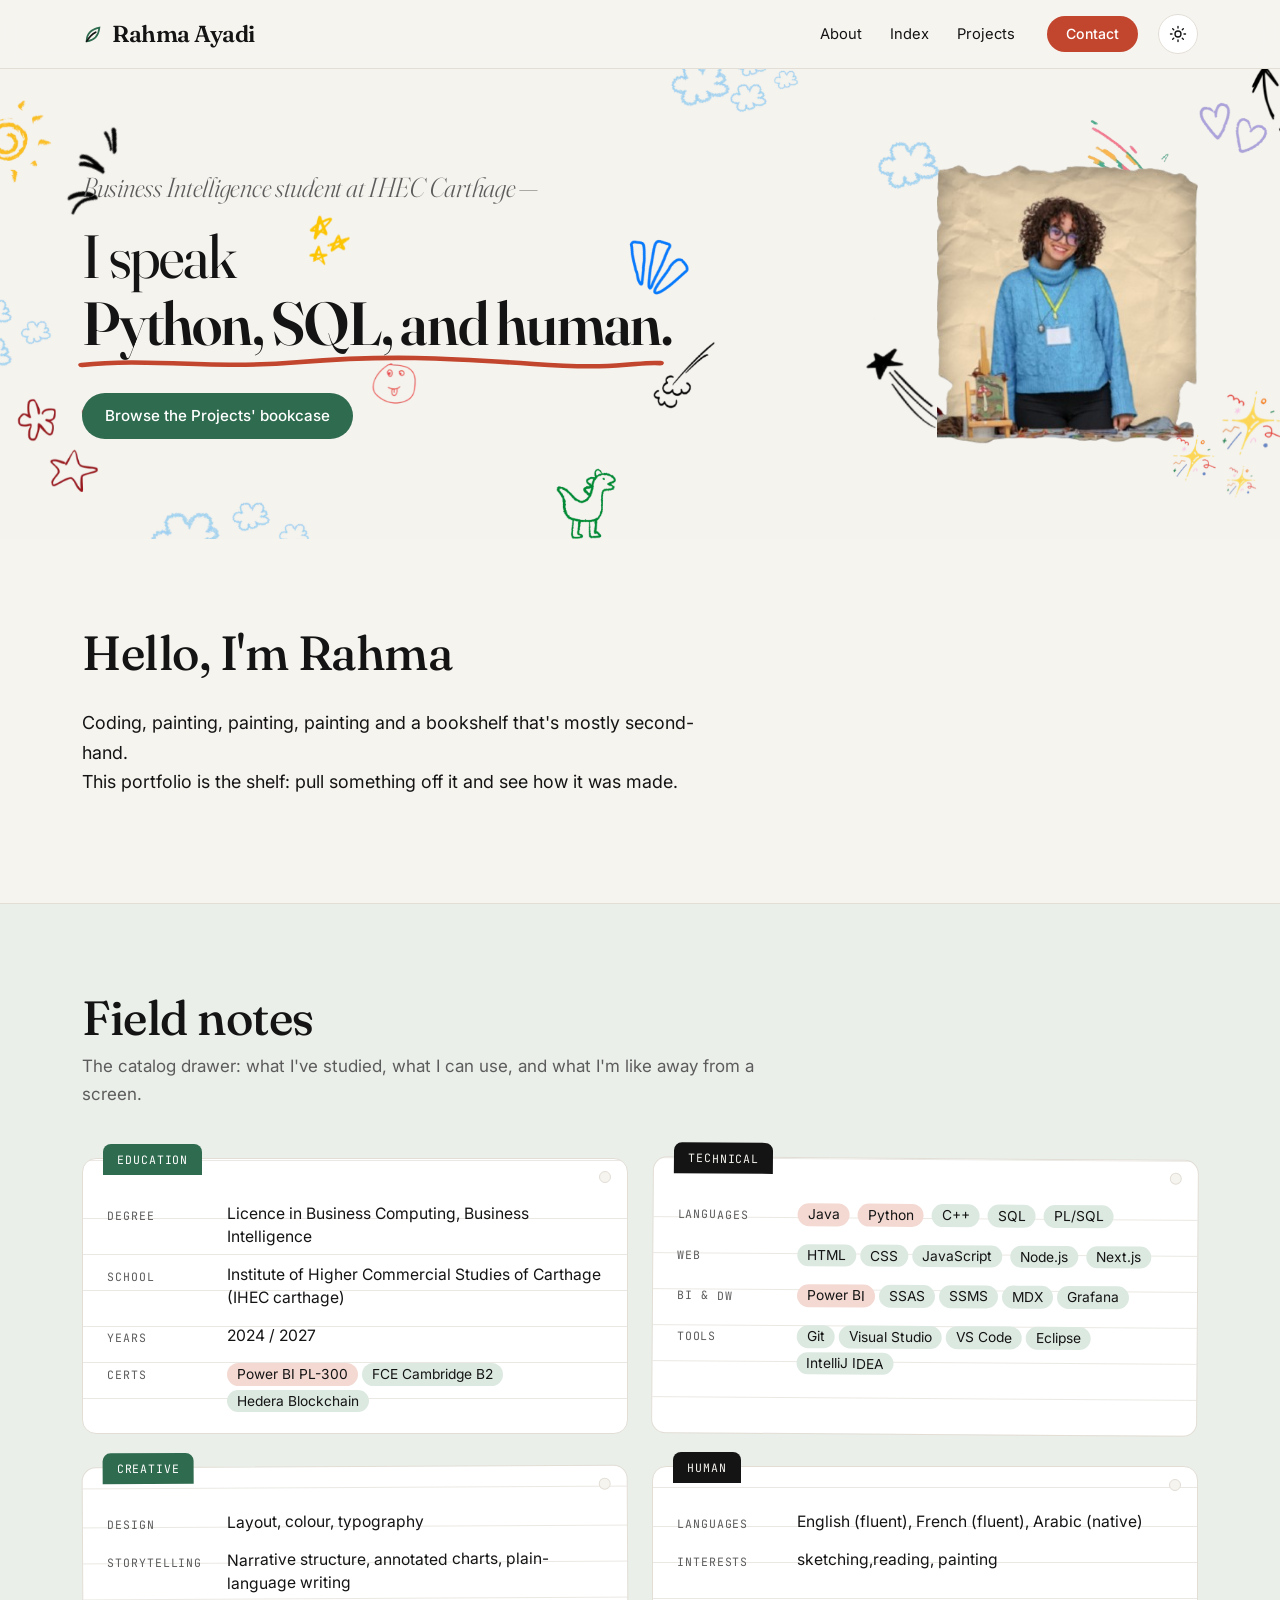
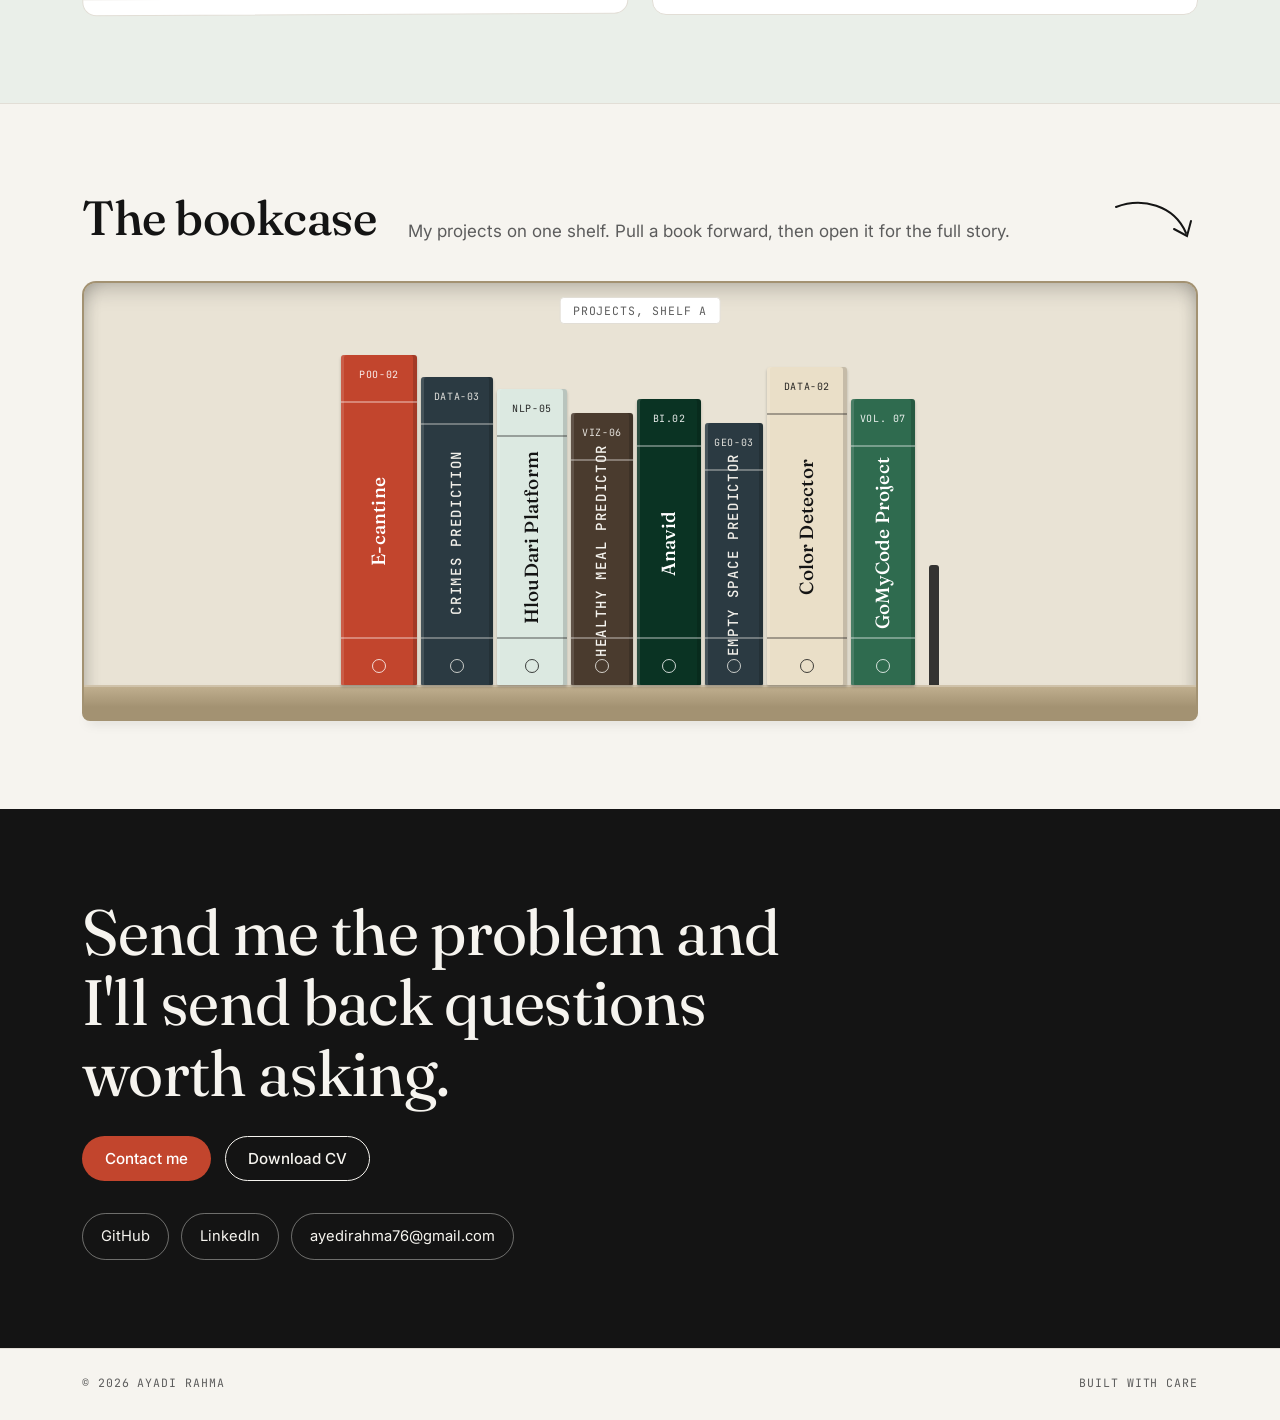
<file: index.html>
<!doctype html>
<html lang="en">
  <head>
    <meta charset="utf-8" />
    <meta
      name="viewport"
      content="width=device-width, initial-scale=1, viewport-fit=cover"
    />
    <title>Ayadi Rahma · Data &amp; Dev</title>
    <meta
      name="description"
      content="Portfolio of an aspiring data specialist with a creative side."
    />
    <link rel="stylesheet" href="style.css" />
    <link rel="preconnect" href="https://fonts.googleapis.com" />
    <link rel="preconnect" href="https://fonts.gstatic.com" crossorigin />
    <link
      href="https://fonts.googleapis.com/css2?family=Fraunces:ital,opsz,wght@0,9..144,300..700;1,9..144,300..700&family=Inter:wght@400;500;600&family=JetBrains+Mono:wght@400;500&display=swap"
      rel="stylesheet"
    />
    <script>
      /* Apply saved theme before paint to avoid a flash */
      (function () {
        try {
          var t = localStorage.getItem("portfolio-theme");
          if (t === "light" || t === "dark")
            document.documentElement.setAttribute("data-theme", t);
        } catch (e) {}
      })();
    </script>
  </head>
  <body>
    <a class="skip" href="#main">Skip to content</a>

    <!-- A. Header -->
    <header class="site-header">
      <div class="bar">
        <a class="logo" href="#top" aria-label="Rahma Ayadi, back to top">
          <svg
            viewBox="0 0 24 24"
            fill="none"
            stroke="currentColor"
            stroke-width="1.8"
            stroke-linecap="round"
            aria-hidden="true"
          >
            <path
              d="M5 20c0-8 4-13 14-15-1 9-5 14-14 15z"
              stroke="var(--primary)"
            />
            <path d="M5 20c3-5 6-8 10-10" />
          </svg>
          Rahma Ayadi
        </a>

        <nav class="nav" aria-label="Primary">
          <a href="#about">About</a>
          <a href="#index">Index</a>
          <a href="#bookcase">Projects</a>
        </nav>

        <a class="btn btn-accent btn-sm" href="#contact">Contact</a>

        <button
          class="theme-toggle"
          id="themeToggle"
          type="button"
          aria-label="Switch to dark mode"
        >
          <svg
            class="sun"
            viewBox="0 0 24 24"
            fill="none"
            stroke="currentColor"
            stroke-width="1.8"
            stroke-linecap="round"
            aria-hidden="true"
          >
            <circle cx="12" cy="12" r="4" />
            <path
              d="M12 2v2M12 20v2M4.9 4.9l1.4 1.4M17.7 17.7l1.4 1.4M2 12h2M20 12h2M4.9 19.1l1.4-1.4M17.7 6.3l1.4-1.4"
            />
          </svg>
          <svg
            class="moon"
            viewBox="0 0 24 24"
            fill="none"
            stroke="currentColor"
            stroke-width="1.8"
            stroke-linecap="round"
            stroke-linejoin="round"
            aria-hidden="true"
          >
            <path d="M20 14.5A8.5 8.5 0 0 1 9.5 4 8.5 8.5 0 1 0 20 14.5z" />
          </svg>
        </button>
      </div>
    </header>

    <main id="main">
      <!-- B. Hero -->
      <section class="hero" id="top" aria-labelledby="hero-title">
        <div class="grid">
          <div class="hero-text">
            <h1 id="hero-title">
              <span class="lead"
                >Business Intelligence student at IHEC Carthage —</span
              >
              I speak
              <span class="hl"
                >Python, SQL, and human.
                <svg
                  viewBox="0 0 400 20"
                  preserveAspectRatio="none"
                  aria-hidden="true"
                >
                  <path
                    d="M4 12 C 50 4, 90 17, 150 9 S 250 4, 310 11 S 380 8, 396 10"
                  />
                </svg>
              </span>
            </h1>
            <div class="hero-copy">
              <a class="btn btn-primary" href="#bookcase"
                >Browse the Projects' bookcase</a
              >
            </div>
          </div>

          <div class="hero-photo">
            <img
              src="images/port/picture.png"
              alt="Portrait of Rahma Ayadi"
              loading="eager"
            />
          </div>
        </div>
      </section>

      <!-- C. About -->
      <section id="about" aria-labelledby="about-title">
        <div class="grid">
          <div class="col-text">
            <h2 id="about-title">Hello, I'm Rahma</h2>
            <p>
              Coding, painting, painting, painting and a
              bookshelf that's mostly second-hand. <br>
              This portfolio is the shelf: pull something off it and see how it was made.
            </p>
          </div>
        </div>
      </section>

      <!-- D. Field Notes / Index -->
      <section id="index" aria-labelledby="index-title">
        <div class="grid">
          <div class="head">
            <h2
              class="section-title"
              id="index-title"
              style="margin-bottom: 8px"
            >
              Field notes
            </h2>
            <p>
              The catalog drawer: what I've studied, what I can use, and what
              I'm like away from a screen.
            </p>
          </div>

          <article class="card">
            <span class="tab mono">Education</span
            ><span class="punch" aria-hidden="true"></span>
            <dl>
              <dt class="mono">Degree</dt>
              <dd>
                Licence in Business Computing, Business Intelligence
              </dd>

              <dt class="mono">School</dt>
              <dd>Institute of Higher Commercial Studies of Carthage (IHEC carthage)</dd>

              <dt class="mono">Years</dt>
              <dd>2024 / 2027</dd>

              <dt class="mono">Certs</dt>
              <dd>
                <span class="pill hot">Power BI PL-300</span
                ><span class="pill">FCE Cambridge B2</span
                ><span class="pill">Hedera Blockchain</span>
              </dd>
            </dl>
          </article>

          <article class="card alt">
            <span class="tab mono">Technical</span
            ><span class="punch" aria-hidden="true"></span>
            <dl>
              <dt class="mono">Languages</dt>
              <dd>
                <span class="pill hot">Java</span>
                <span class="pill hot">Python</span>
                <span class="pill"> C++</span>
                <span class="pill"> SQL</span>
                <span class="pill">PL/SQL</span>
              </dd>

              <dt class="mono">Web</dt>
              <dd>
                <span class="pill">HTML</span><span class="pill">CSS</span
                ><span class="pill">JavaScript</span>
                <span class="pill">Node.js</span>
                <span class="pill">Next.js</span>
              </dd>

              <dt class="mono">BI &amp; DW</dt>
              <dd>
                <span class="pill hot">Power BI</span
                ><span class="pill">SSAS</span><span class="pill">SSMS</span
                ><span class="pill">MDX</span><span class="pill">Grafana</span>
              </dd>

              <dt class="mono">Tools</dt>
              <dd>
                <span class="pill">Git</span
                ><span class="pill">Visual Studio</span
                ><span class="pill">VS Code</span
                ><span class="pill">Eclipse</span
                ><span class="pill">IntelliJ IDEA</span>
              </dd>
            </dl>
          </article>

          <article class="card">
            <span class="tab mono">Creative</span
            ><span class="punch" aria-hidden="true"></span>
            <dl>
              <dt class="mono">Design</dt>
              <dd>Layout, colour, typography</dd>
              <dt class="mono">Storytelling</dt>
              <dd>
                Narrative structure, annotated charts, plain-language writing
              </dd>
            </dl>
          </article>

          <article class="card alt">
            <span class="tab mono">Human</span
            ><span class="punch" aria-hidden="true"></span>
            <dl>
              <dt class="mono">Languages</dt>
              <dd>English (fluent), French (fluent), Arabic (native)</dd>
              <dt class="mono">Interests</dt>
              <dd>sketching,reading, painting</dd>
            </dl>
          </article>
        </div>
      </section>

      <!-- E. Bookcase -->
      <section id="bookcase" aria-labelledby="bookcase-title">
        <div class="grid">
          <div class="head">
            <h2 class="section-title" id="bookcase-title" style="margin: 0">
              The bookcase
            </h2>
            <p>
              My projects on one shelf. Pull a book forward, then open it for
              the full story.
            </p>
            <svg
              class="hint-arrow"
              width="86"
              height="46"
              viewBox="0 0 86 46"
              fill="none"
              stroke="currentColor"
              stroke-width="2"
              stroke-linecap="round"
              aria-hidden="true"
            >
              <path d="M4 8 C 30 -2, 62 6, 74 34" />
              <path d="M62 30 L 75 37 L 79 22" />
            </svg>
          </div>
          <div class="case-wrap">
            <div class="case">
              <span class="label mono">Projects, shelf A</span>
              <div class="shelf-row" id="shelf" role="list"></div>
              <div class="shelf-board"></div>
            </div>
            <div class="case-foot"></div>
          </div>
        </div>
      </section>

      <!-- F. Contact -->
      <section id="contact" aria-labelledby="contact-title">
        <div class="grid">
          <div class="wrap">
            <h2 id="contact-title">
              Send me the problem and I'll send back questions worth asking.
            </h2>
            <div class="cta-row">
              <a class="btn btn-accent" href="mailto:ayedirahma76@gmail.com"
                >Contact me</a
              >
              <a class="btn btn-ghost" href="Ayadi Rahma CV.pdf" download
                >Download CV</a
              >
            </div>
            <div class="socials">
              <a href="https://github.com/ayedirahma" rel="noopener">GitHub</a>
              <a
                href="https://www.linkedin.com/in/rahma-ayedi12/"
                rel="noopener"
                >LinkedIn</a
              >
              <a href="mailto:ayedirahma76@gmail.com">ayedirahma76@gmail.com</a>
            </div>
          </div>
        </div>
      </section>
    </main>
    <!-- Book modal -->
<div class="overlay" id="overlay" aria-hidden="true">
  <div class="book" id="book" role="dialog" aria-modal="true" aria-labelledby="bk-title" tabindex="-1">
    <button class="close" id="closeBtn" type="button" aria-label="Close project">✕</button>
    
    <!-- LEFT PAGE -->
    <div class="page page-left">
      <figure style="margin: 0">
        <div class="frame"><div class="art" id="art"></div></div>
        <figcaption class="caption">
          <span class="fig mono" id="bk-fig">Fig. 1</span>
          <em id="bk-cap">Placeholder title</em>
          <small id="bk-note">Screenshot from the project.</small>
        </figcaption>
      </figure>
    </div>

    <!-- RIGHT PAGE -->
    <div class="page page-right">
      <h2 id="bk-title"></h2>
      <p id="bk-over"></p>
      <ol class="steps">
        <li><b>Context</b><span id="bk-context"></span></li>
        <li><b>Problem</b><span id="bk-problem"></span></li>
        <li><b>Key decisions</b><span id="bk-decisions"></span></li>
        <li><b>Process artifacts</b><span id="bk-process"></span></li>
        <li><b>Outcome</b><span id="bk-outcome"></span></li>
      </ol>
      <div class="actions">
        <a class="btn btn-primary btn-sm" id="bk-demo" href="#">View live demo</a>
        <a class="btn btn-ghost btn-sm" id="bk-github" href="#">GitHub repository</a>
      </div>
    </div>
  </div>
</div>

    <!-- Footer -->
    <footer>
      <div class="grid">
        <div class="mono">
          <span>© 2026 Ayadi Rahma</span>
          <span>Built with care</span>
        </div>
      </div>
    </footer>

    <!-- Wireframe placeholder, reused for every book -->
    <template id="wire">
      <svg
        viewBox="0 0 400 300"
        fill="none"
        stroke="currentColor"
        stroke-width="1.5"
        role="img"
        aria-label="Wireframe placeholder for project media"
      >
        <rect x="12" y="12" width="376" height="276" rx="6" opacity=".55" />
        <path d="M12 42h376" opacity=".55" />
        <circle cx="28" cy="27" r="4" opacity=".5" />
        <circle cx="43" cy="27" r="4" opacity=".5" />
        <circle cx="58" cy="27" r="4" opacity=".5" />
        <rect x="30" y="60" width="150" height="14" rx="3" opacity=".7" />
        <rect x="30" y="82" width="104" height="8" rx="3" opacity=".35" />
        <rect x="30" y="112" width="160" height="110" rx="4" opacity=".55" />
        <rect x="46" y="190" width="18" height="22" opacity=".6" />
        <rect x="74" y="164" width="18" height="48" opacity=".6" />
        <rect x="102" y="176" width="18" height="36" opacity=".6" />
        <rect x="130" y="140" width="18" height="72" opacity=".6" />
        <rect x="158" y="154" width="18" height="58" opacity=".6" />
        <rect x="212" y="112" width="158" height="110" rx="4" opacity=".55" />
        <path
          d="M222 205 L 250 170 L 278 186 L 310 140 L 340 154 L 360 126"
          stroke-linecap="round"
          stroke-linejoin="round"
          opacity=".8"
        />
        <rect x="30" y="238" width="340" height="8" rx="3" opacity=".3" />
        <rect x="30" y="256" width="240" height="8" rx="3" opacity=".3" />
        <path d="M12 42 L 388 288 M388 42 L 12 288" opacity=".08" />
      </svg>
    </template>
    <script src="script.js"></script>
  </body>
</html>
</file>
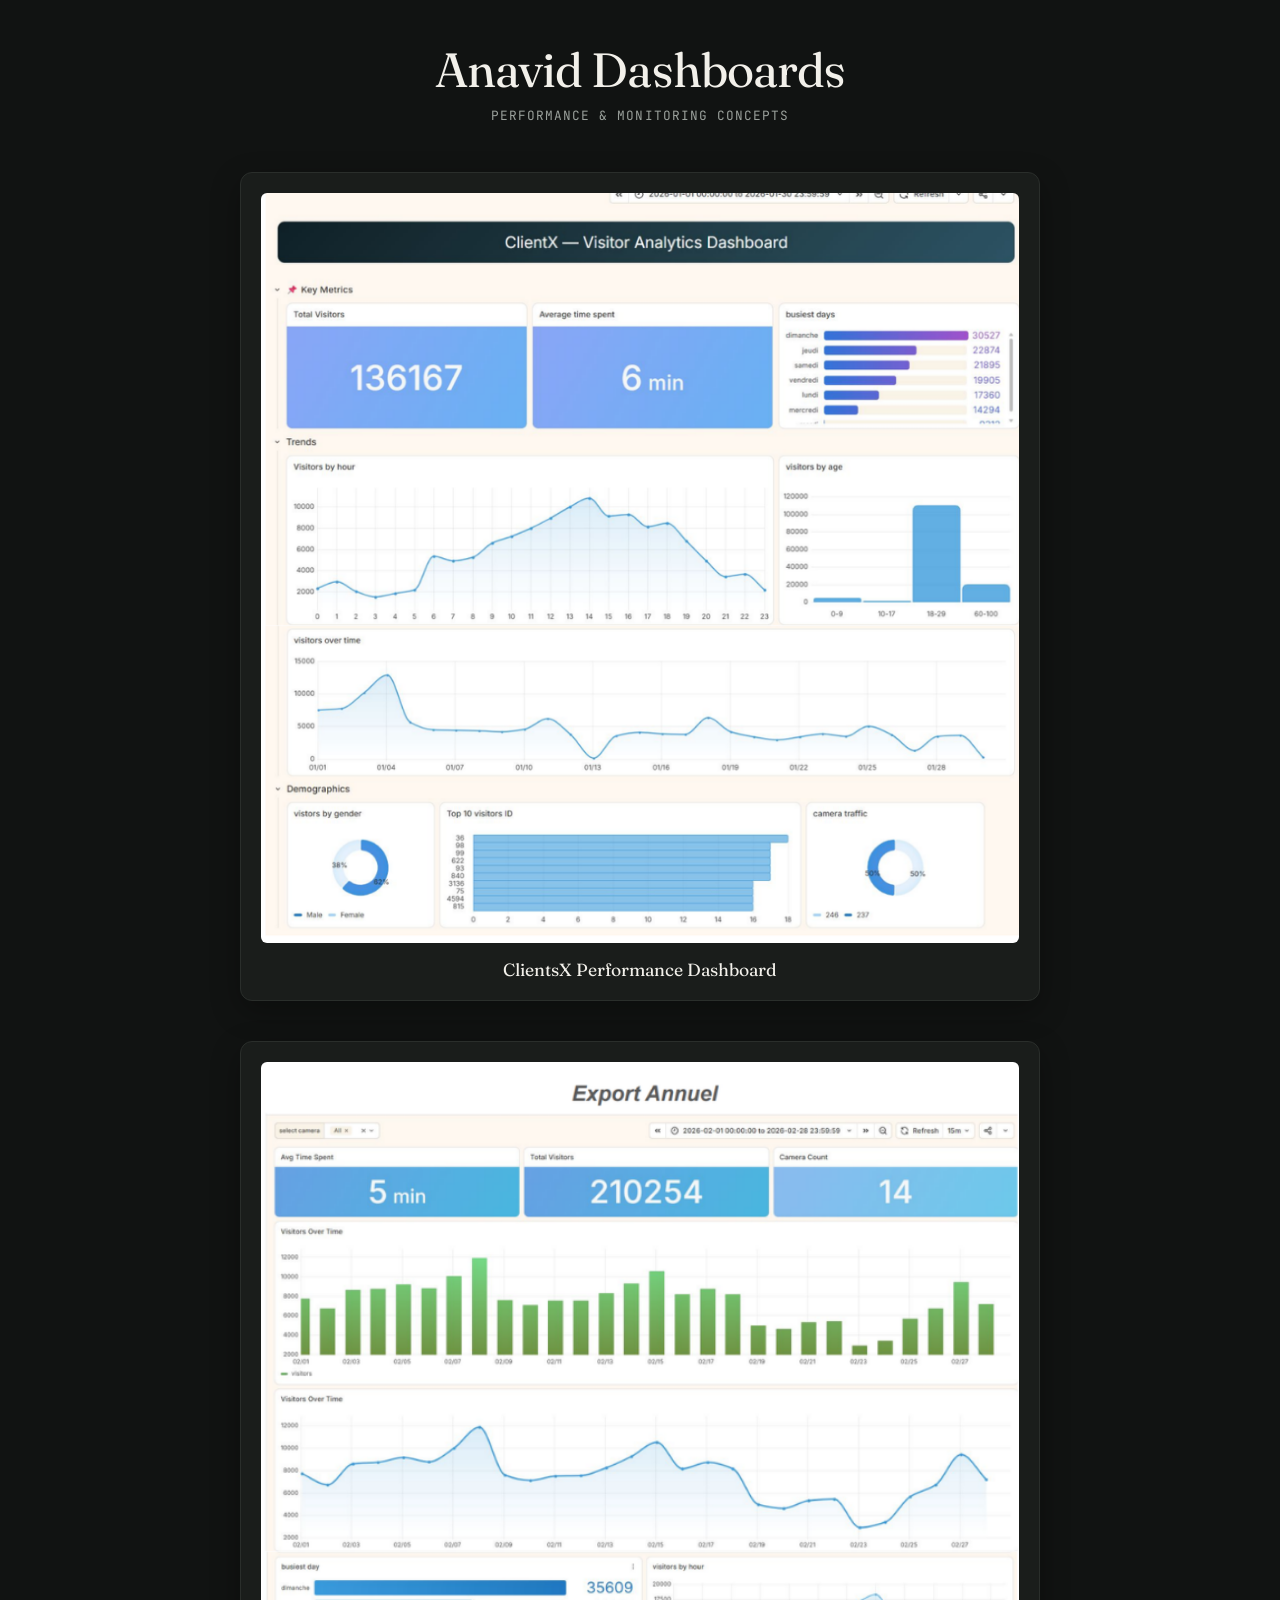
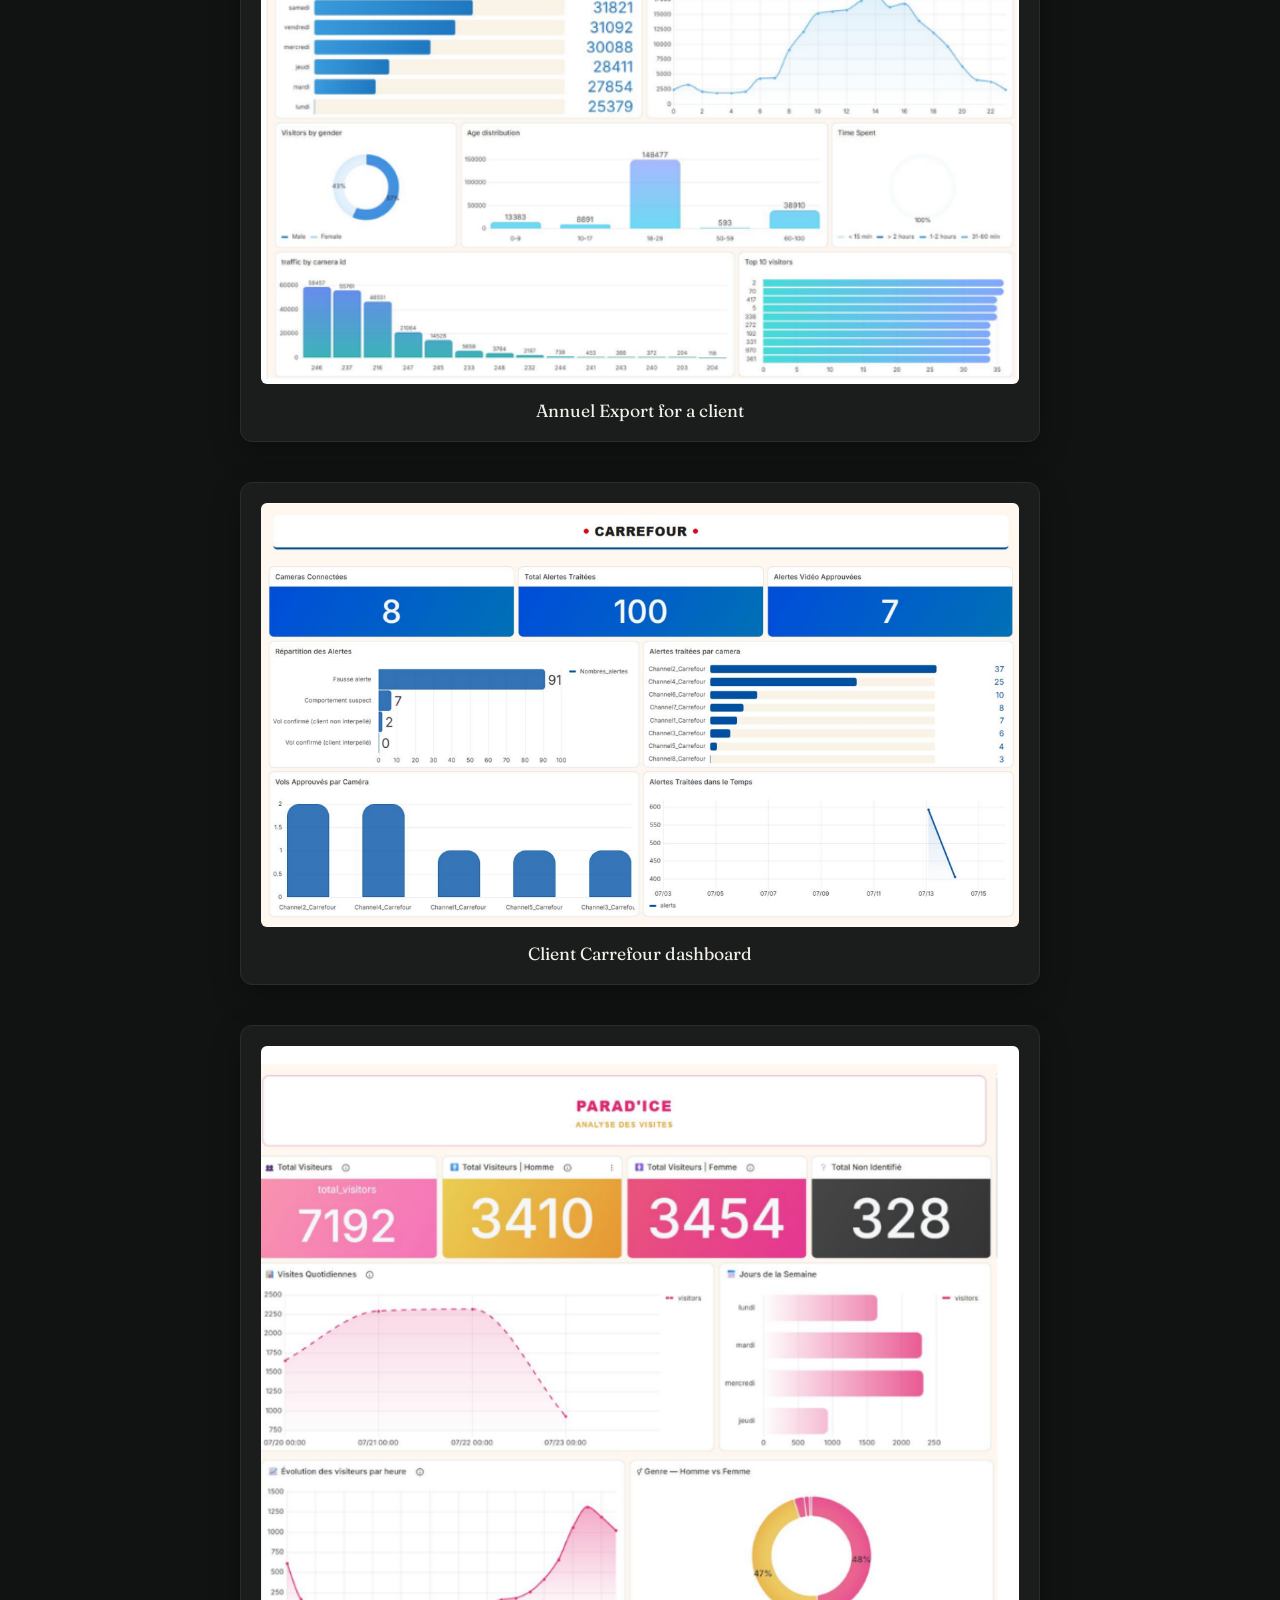
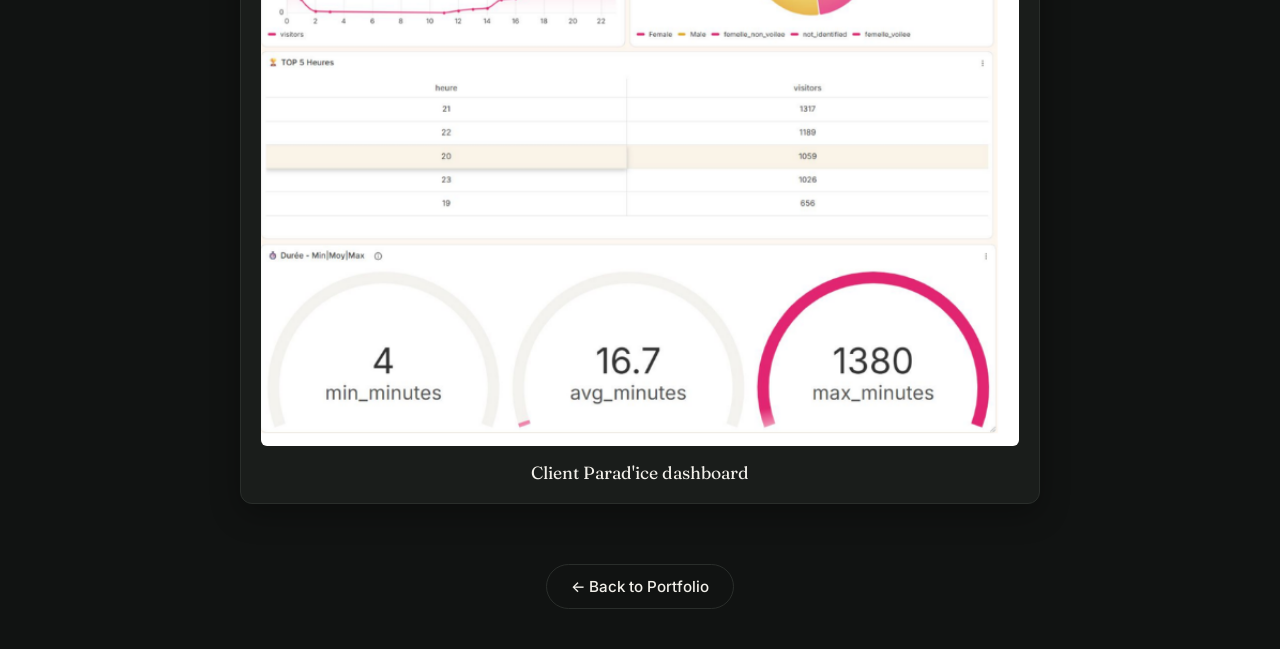
<file: demos/Anavid.html>
<!doctype html>
<html lang="en">
<head>
  <meta charset="utf-8">
  <meta name="viewport" content="width=device-width, initial-scale=1">
  <title>Anavid · Dashboards</title>
  <link rel="preconnect" href="https://fonts.googleapis.com">
  <link rel="preconnect" href="https://fonts.gstatic.com" crossorigin>
  <link href="https://fonts.googleapis.com/css2?family=Fraunces:ital,opsz,wght@0,9..144,300..700;1,9..144,300..700&family=Inter:wght@400;500;600&family=JetBrains+Mono:wght@400;500&display=swap" rel="stylesheet">
  <style>
    :root {
      --bg: #111312;
      --ink: #f2f0ea;
      --muted: #9aa09b;
      --border: #2a2e2b;
      --primary: #7fcba0;
    }
    body {
      margin: 0;
      min-height: 100vh;
      background: var(--bg);
      color: var(--ink);
      font-family: "Inter", system-ui, sans-serif;
      padding: 40px 20px;
      box-sizing: border-box;
      display: flex;
      flex-direction: column;
      align-items: center;
    }
    .header {
      text-align: center;
      margin-bottom: 48px;
    }
    h1 {
      font-family: "Fraunces", serif;
      font-weight: 400;
      font-size: clamp(2rem, 4vw, 3rem);
      margin: 0 0 8px;
      letter-spacing: -0.02em;
    }
    p {
      color: var(--muted);
      margin: 0;
      font-family: "JetBrains Mono", monospace;
      font-size: 0.8rem;
      text-transform: uppercase;
      letter-spacing: 0.08em;
    }
    .gallery {
      width: 100%;
      max-width: 800px;
      display: flex;
      flex-direction: column;
      align-items: center;
      gap: 40px;
    }
    .gallery-item {
      background: #1a1d1b;
      border: 1px solid var(--border);
      border-radius: 12px;
      padding: 20px;
      box-shadow: 0 10px 30px rgba(0,0,0,0.3);
      width: 100%;
      box-sizing: border-box;
    }
    .gallery-item img {
      width: 100%;
      height: auto;
      border-radius: 6px;
      display: block;
    }
    .caption {
      margin-top: 16px;
      text-align: center;
      font-size: 1.1rem;
      font-family: "Fraunces", serif;
      color: var(--ink);
    }
    .back-btn {
      margin-top: 60px;
      display: inline-flex;
      align-items: center;
      gap: 8px;
      padding: 12px 24px;
      background: transparent;
      color: var(--ink);
      text-decoration: none;
      border: 1.5px solid var(--border);
      border-radius: 999px;
      font-size: 0.95rem;
      font-weight: 500;
      transition: 0.2s ease;
    }
    .back-btn:hover {
      background: var(--ink);
      color: var(--bg);
    }
  </style>
</head>
<body>

  <div class="header">
    <h1>Anavid Dashboards</h1>
    <p>Performance & Monitoring Concepts</p>
  </div>

  <div class="gallery">
    <!-- Dashboard 1 -->
    <div class="gallery-item">
      <img src="../images/Anavid/ClientX.png" alt="Main Performance Dashboard">
      <div class="caption">ClientsX Performance Dashboard</div>
    </div>

    <!-- Dashboard 2 -->
    <div class="gallery-item">
      <img src="../images/Anavid/Export Annuel.png" alt="Real-time Alerts View">
      <div class="caption">Annuel Export for a client</div>
    </div>

    <!-- Dashboard 3 -->
    <div class="gallery-item">
      <img src="../images/Anavid/carrefour.png" alt="Historical Trends View">
      <div class="caption">Client Carrefour dashboard</div>
    </div>

    <!-- Dashboard 4 -->
    <div class="gallery-item">
      <img src="../images/Anavid/Parad'ice.png" alt="Store Monitoring View">
      <div class="caption">Client Parad'ice dashboard</div>
    </div>
  </div>

  <a href="../index.html" class="back-btn">
    ← Back to Portfolio
  </a>

</body>
</html>
</file>
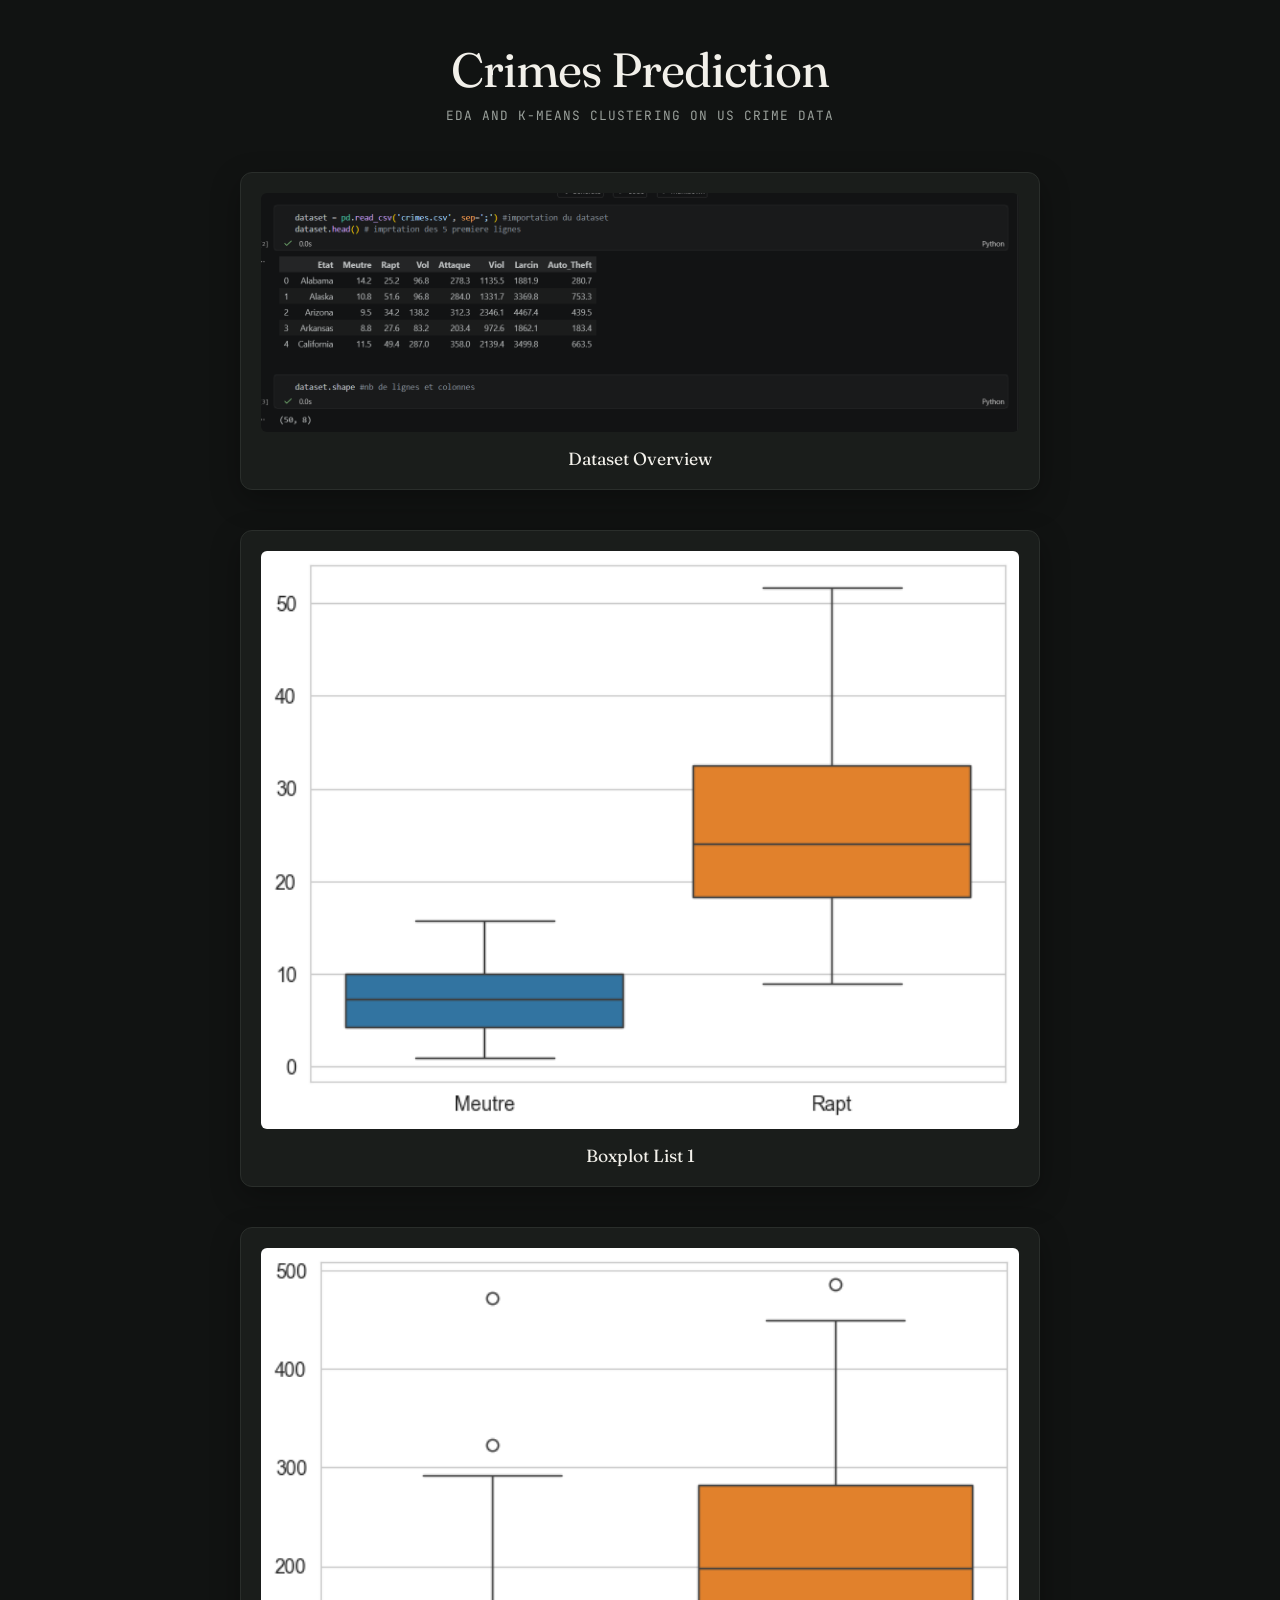
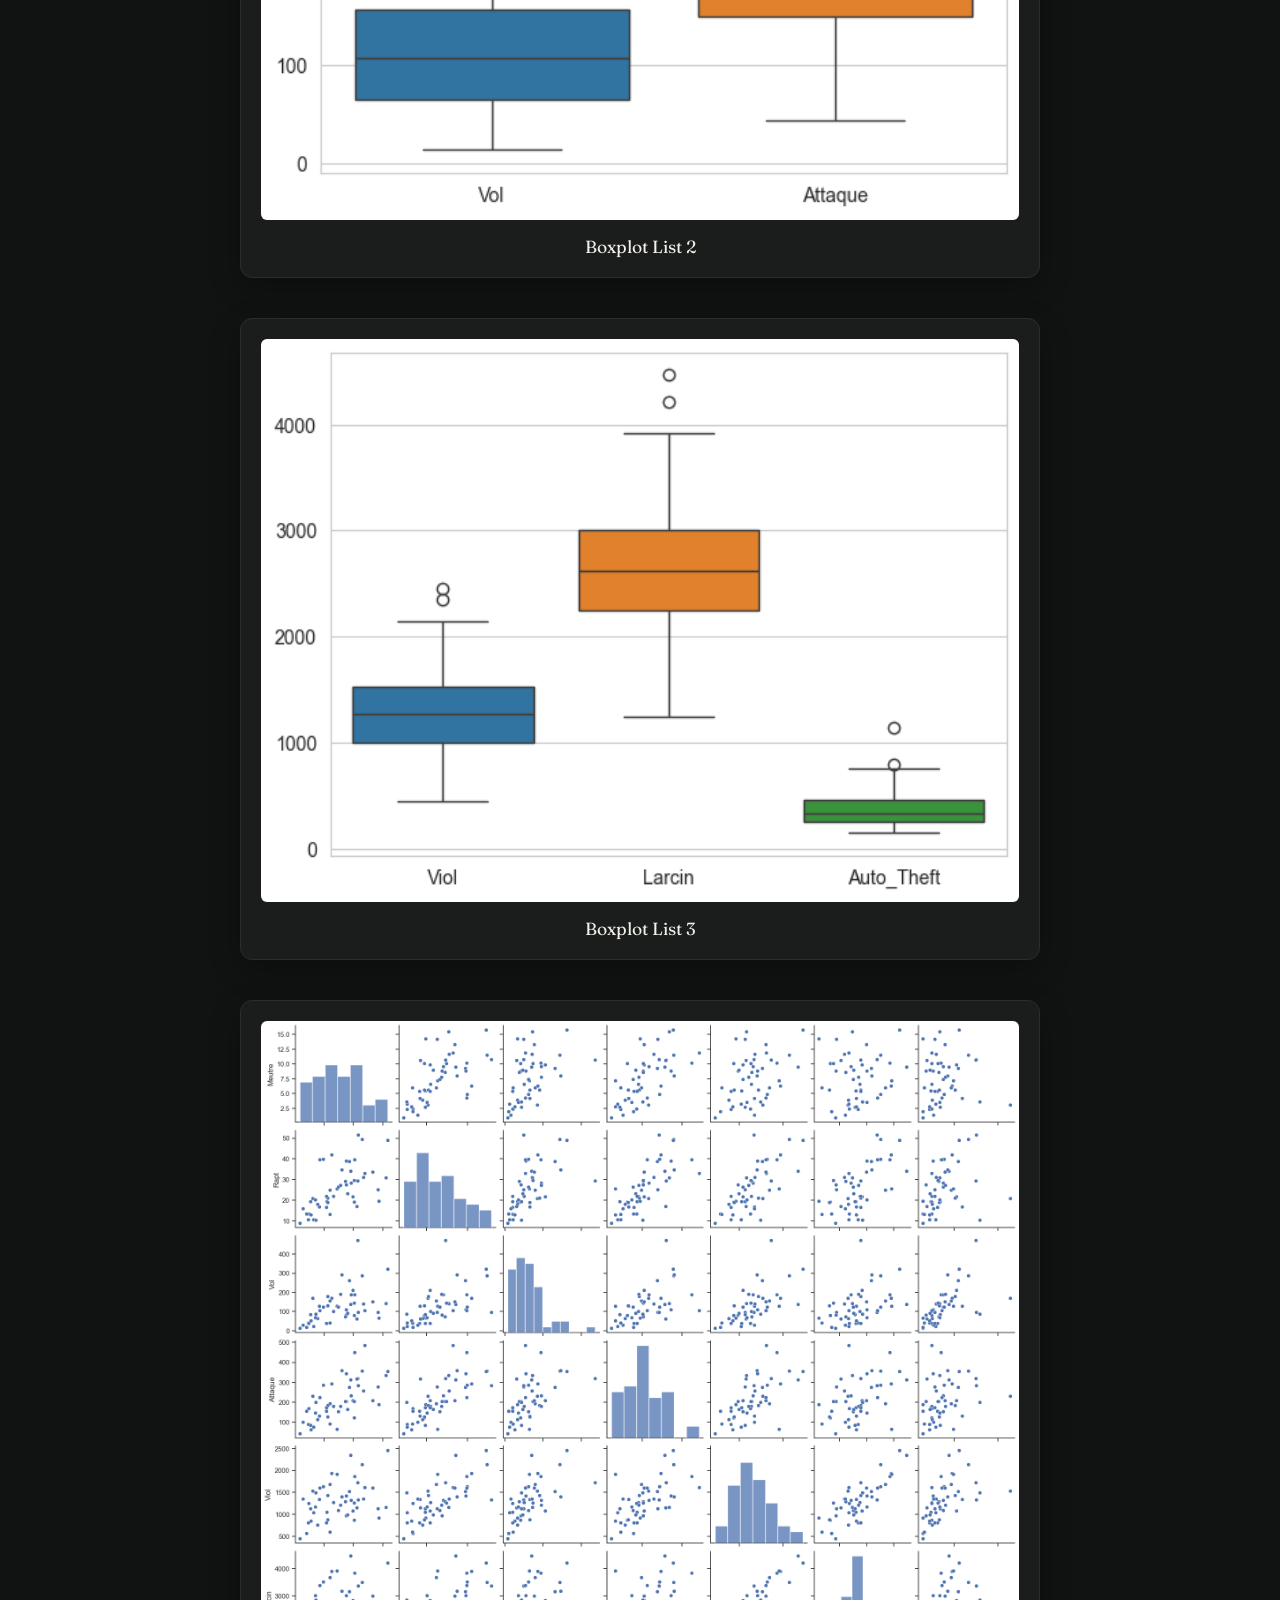
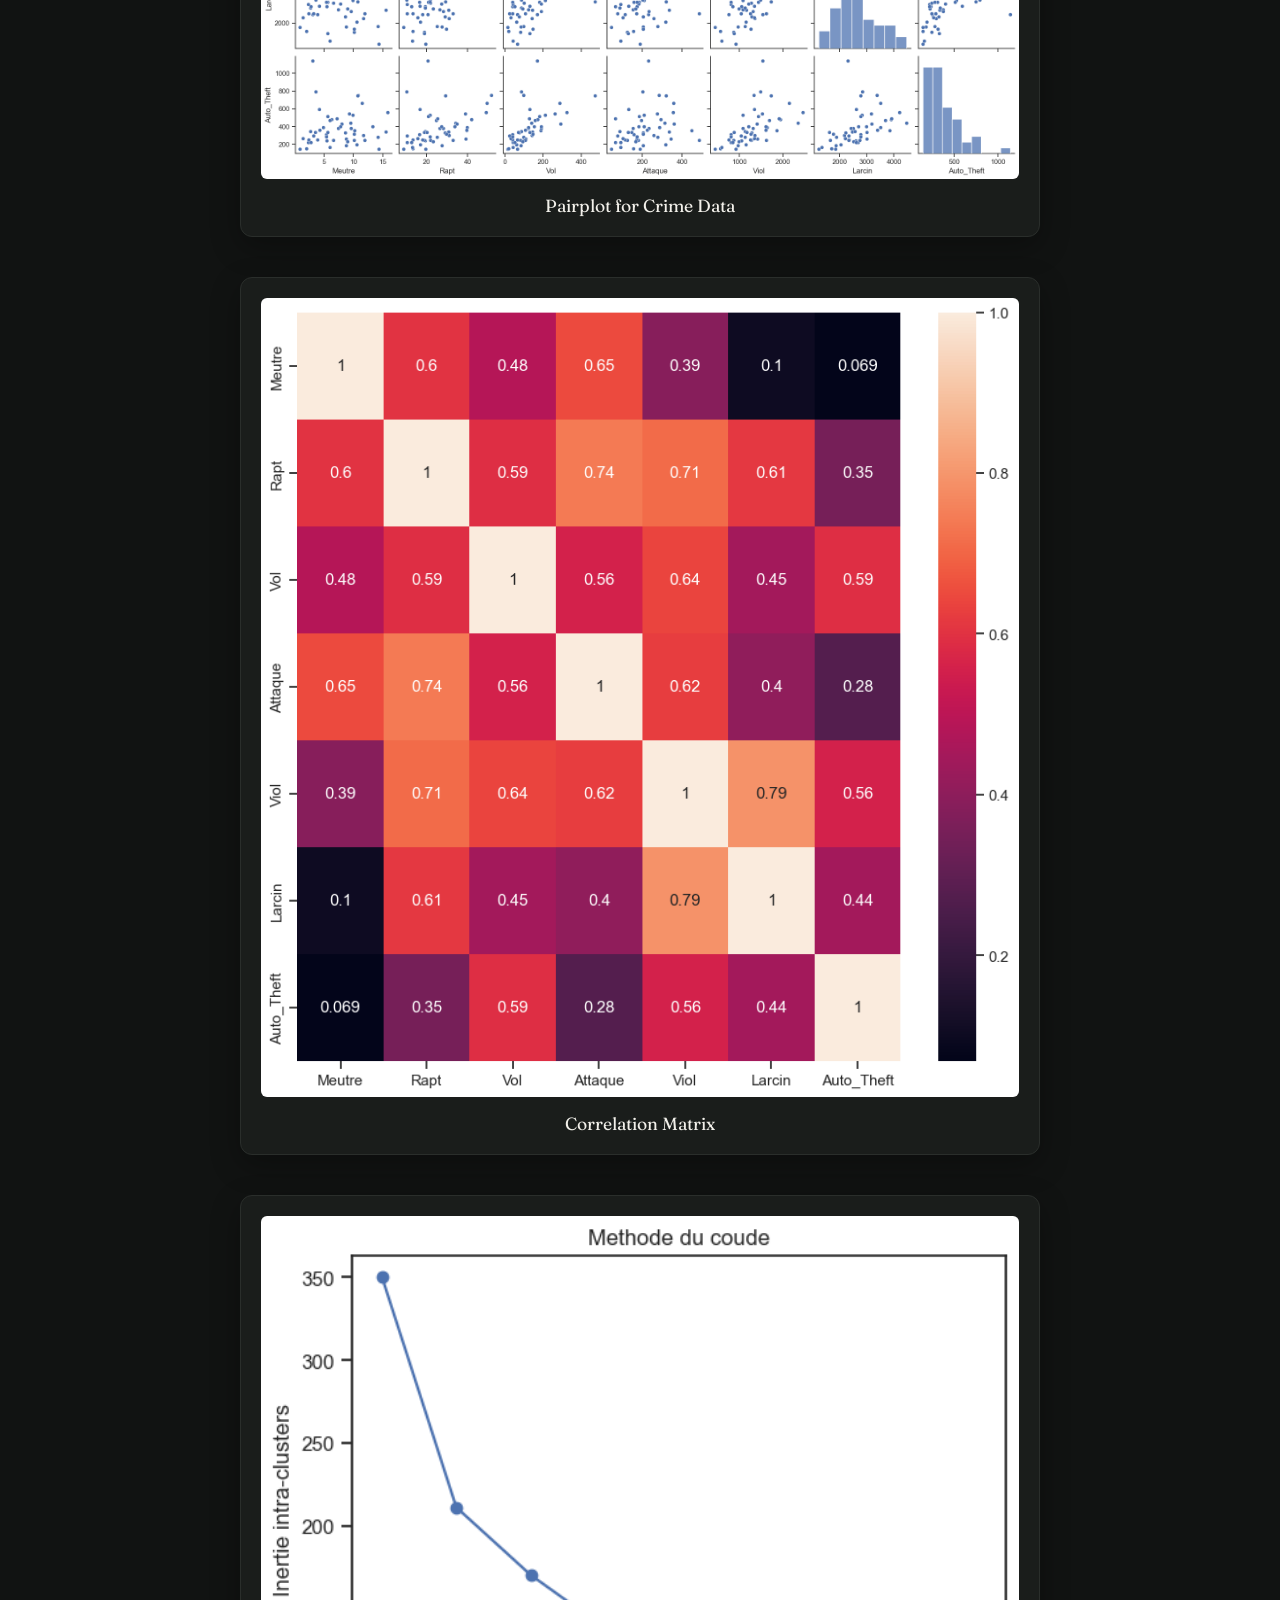
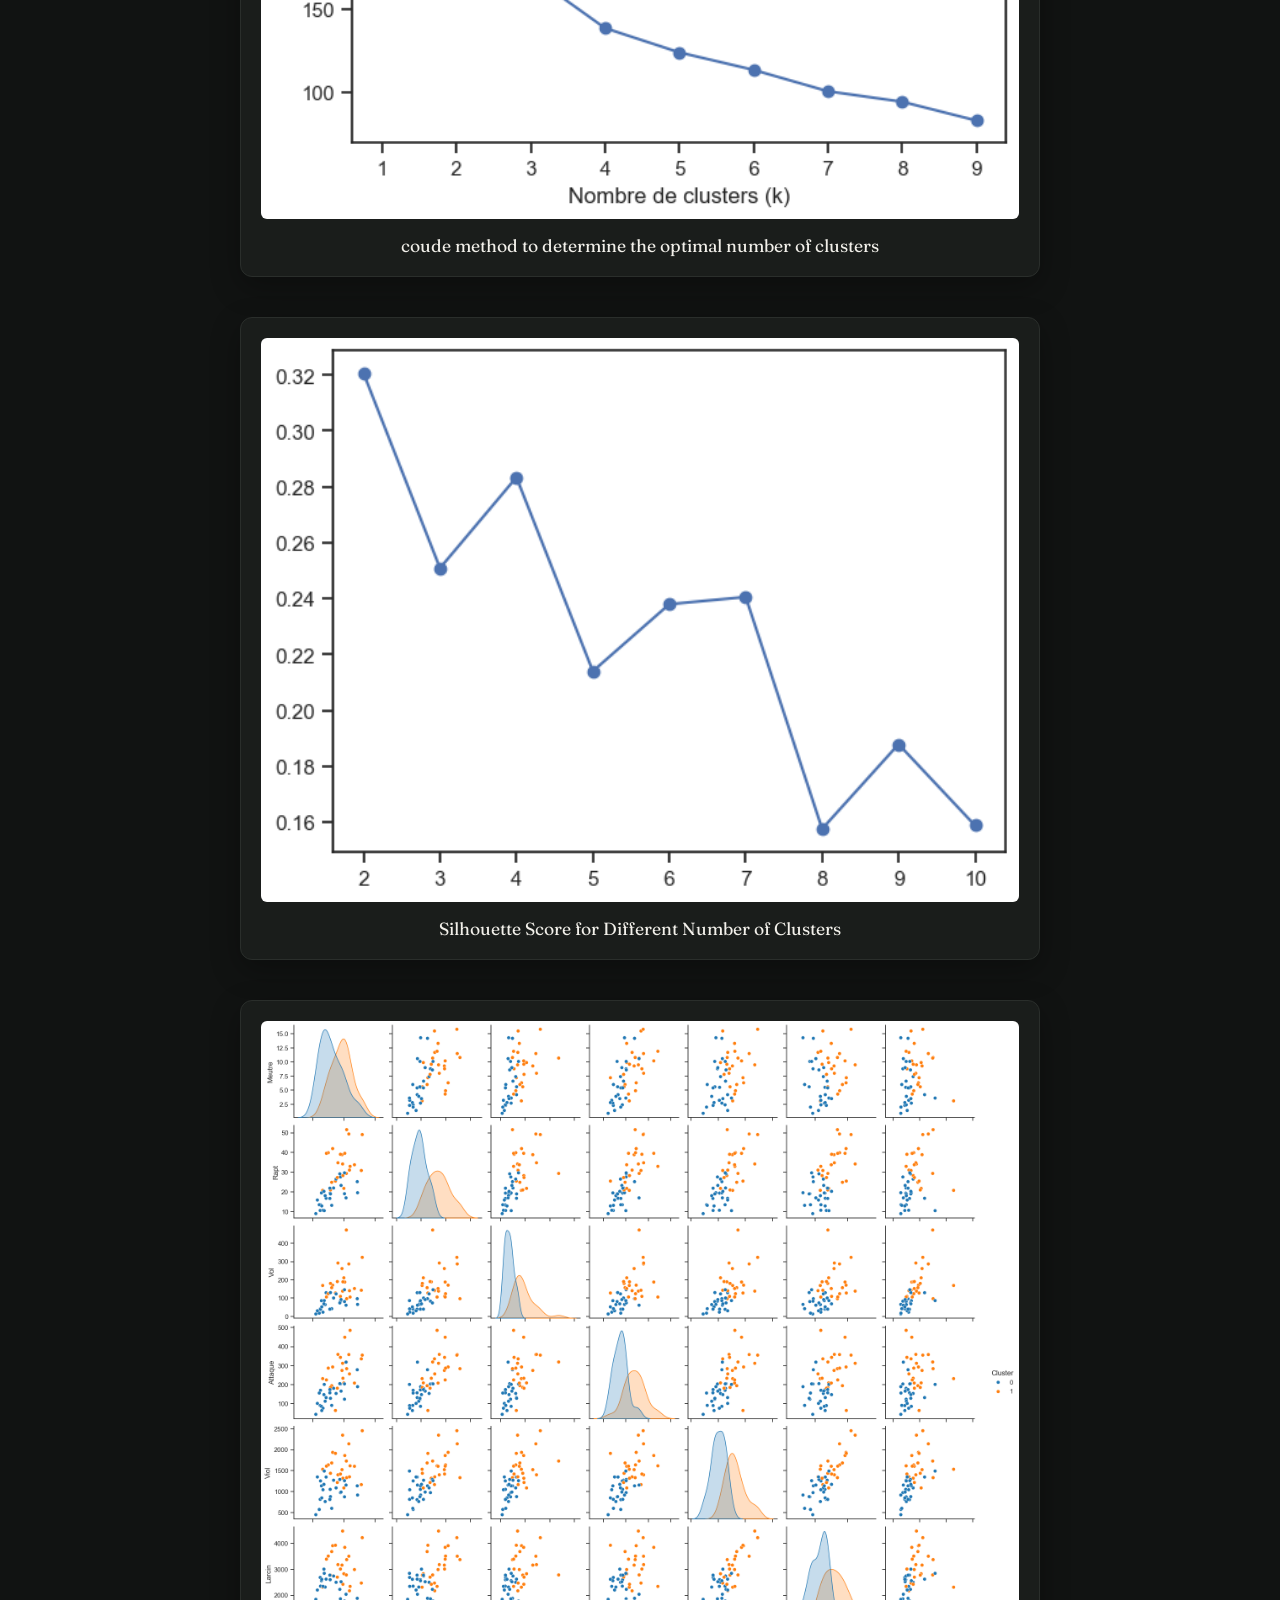
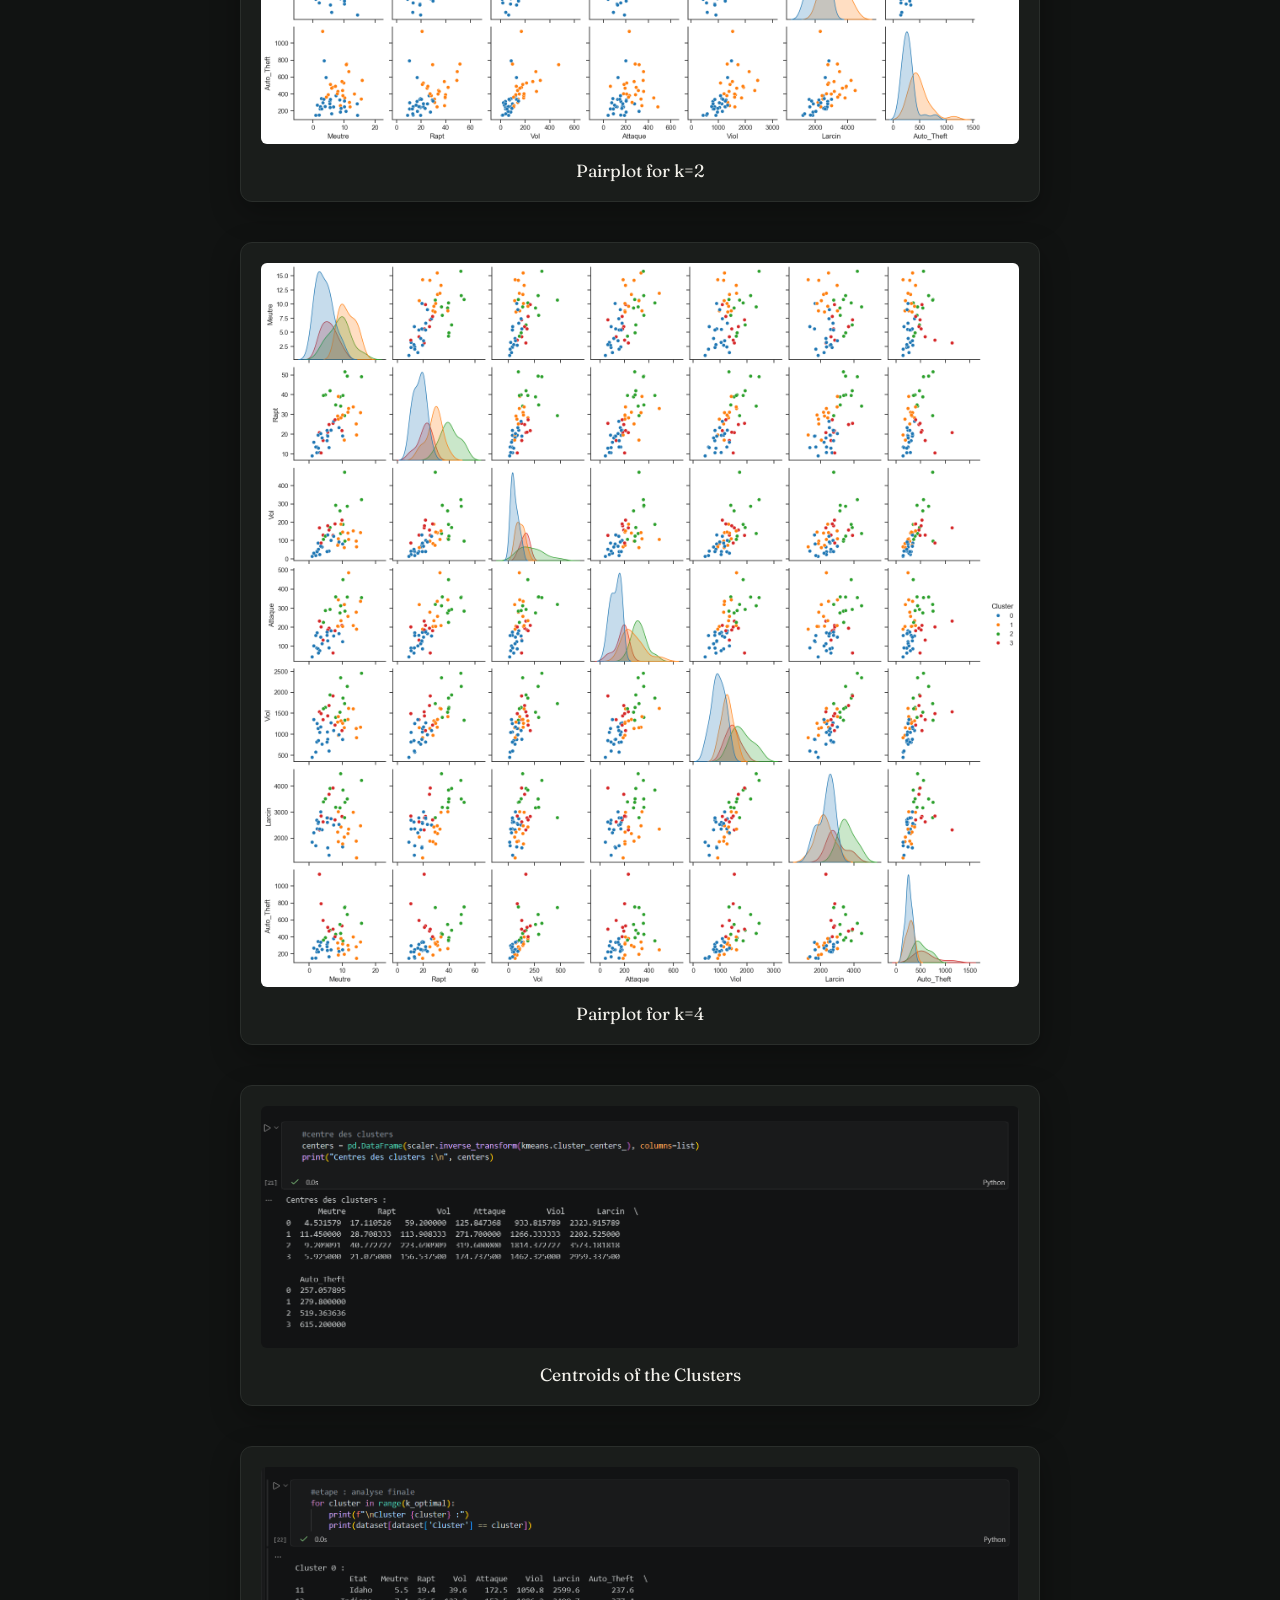
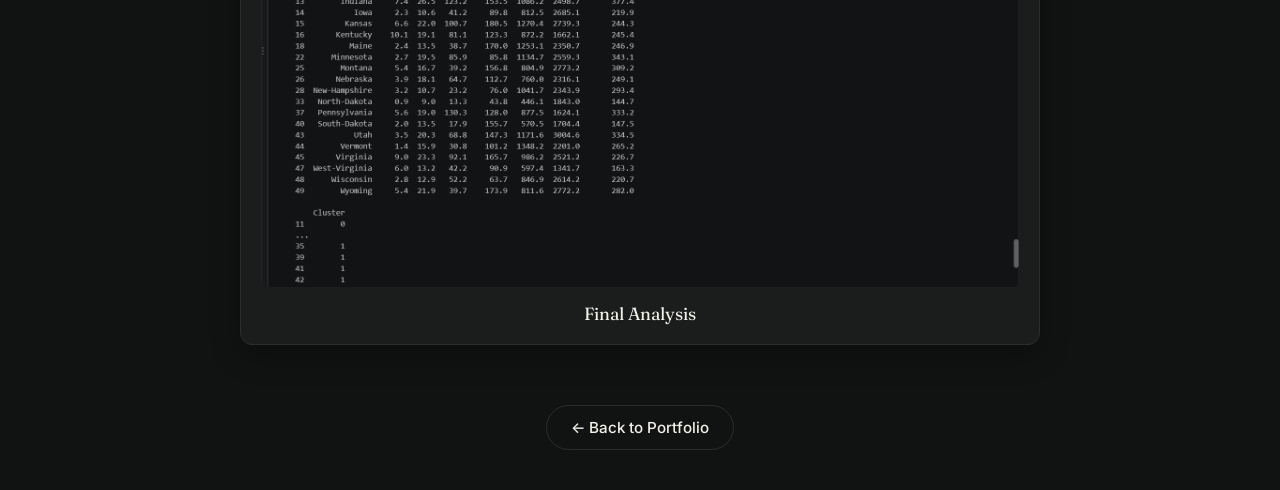
<file: demos/crimesdemo.html>
<!doctype html>
<html lang="en">
<head>
  <meta charset="utf-8">
  <meta name="viewport" content="width=device-width, initial-scale=1">
  <title>Crimes Prediction </title>
  <link rel="preconnect" href="https://fonts.googleapis.com">
  <link rel="preconnect" href="https://fonts.gstatic.com" crossorigin>
  <link href="https://fonts.googleapis.com/css2?family=Fraunces:ital,opsz,wght@0,9..144,300..700;1,9..144,300..700&family=Inter:wght@400;500;600&family=JetBrains+Mono:wght@400;500&display=swap" rel="stylesheet">
  <style>
    :root {
      --bg: #111312;
      --ink: #f2f0ea;
      --muted: #9aa09b;
      --border: #2a2e2b;
      --primary: #7fcba0;
    }
    body {
      margin: 0;
      min-height: 100vh;
      background: var(--bg);
      color: var(--ink);
      font-family: "Inter", system-ui, sans-serif;
      padding: 40px 20px;
      box-sizing: border-box;
      display: flex;
      flex-direction: column;
      align-items: center;
    }
    .header {
      text-align: center;
      margin-bottom: 48px;
    }
    h1 {
      font-family: "Fraunces", serif;
      font-weight: 400;
      font-size: clamp(2rem, 4vw, 3rem);
      margin: 0 0 8px;
      letter-spacing: -0.02em;
    }
    p {
      color: var(--muted);
      margin: 0;
      font-family: "JetBrains Mono", monospace;
      font-size: 0.8rem;
      text-transform: uppercase;
      letter-spacing: 0.08em;
    }
    .gallery {
      width: 100%;
      max-width: 800px;
      display: flex;
      flex-direction: column;
      align-items: center;
      gap: 40px;
    }
    .gallery-item {
      background: #1a1d1b;
      border: 1px solid var(--border);
      border-radius: 12px;
      padding: 20px;
      box-shadow: 0 10px 30px rgba(0,0,0,0.3);
      width: 100%;
      box-sizing: border-box;
    }
    .gallery-item img {
      width: 100%;
      height: auto;
      border-radius: 6px;
      display: block;
    }
    .caption {
      margin-top: 16px;
      text-align: center;
      font-size: 1.1rem;
      font-family: "Fraunces", serif;
      color: var(--ink);
    }
    .back-btn {
      margin-top: 60px;
      display: inline-flex;
      align-items: center;
      gap: 8px;
      padding: 12px 24px;
      background: transparent;
      color: var(--ink);
      text-decoration: none;
      border: 1.5px solid var(--border);
      border-radius: 999px;
      font-size: 0.95rem;
      font-weight: 500;
      transition: 0.2s ease;
    }
    .back-btn:hover {
      background: var(--ink);
      color: var(--bg);
    }
  </style>
</head>
<body>

  <div class="header">
    <h1>Crimes Prediction</h1>
    <p>EDA and K-Means Clustering on US Crime Data</p>
  </div>

    <div class="gallery">
    <!-- Dashboard 1 -->
    <div class="gallery-item">
      <img src="../images/crimes/dataset.png" alt="Dataset Overview">
      <div class="caption">Dataset Overview</div>
    </div>

    <!-- Dashboard 2 -->
    <div class="gallery-item">
      <img src="../images/crimes/boxplot_list1.png" alt="Boxplot List 1">
      <div class="caption">Boxplot List 1</div>
    </div>

    <!-- Dashboard 3 -->
    <div class="gallery-item">
      <img src="../images/crimes/boxplot_list2.png" alt="Boxplot List 2">
      <div class="caption">Boxplot List 2</div>
    </div>

    <!-- Dashboard 4 -->
    <div class="gallery-item">
      <img src="../images/crimes/boxplot_list3.png" alt="Boxplot List 3">
      <div class="caption">Boxplot List 3</div>
    </div>

    <div class="gallery-item">
      <img src="../images/crimes/pairplot.png" alt="Pairplot for Crime Data">
      <div class="caption">Pairplot  for Crime Data</div>
    </div>
    <div class="gallery-item">
      <img src="../images/crimes/correlationpng.png" alt="Correlation Matrix">
      <div class="caption">Correlation Matrix</div>
    </div>
    <div class="gallery-item">
      <img src="../images/crimes/methodeducoude.png" alt="coude method to determine the optimal number of clusters">
      <div class="caption">coude method to determine the optimal number of clusters</div>
    </div>
    <div class="gallery-item">
      <img src="../images/crimes/kmeans.png" alt="silouhette score for different number of clusters">
      <div class="caption">Silhouette Score for Different Number of Clusters</div>
    </div>
    <div class="gallery-item">
      <img src="../images/crimes/pairplot2.png" alt="pairplot for k=2">
      <div class="caption">Pairplot for k=2</div>
    </div>
    <div class="gallery-item">
      <img src="../images/crimes/pairplot4.png" alt="  pairplot for k=4">
      <div class="caption">Pairplot for k=4</div>
    </div>
    <div class="gallery-item">
      <img src="../images/crimes/centredesclusters.png" alt="centroids of the clusters">
      <div class="caption">Centroids of the Clusters</div>
    </div>
    <div class="gallery-item">
      <img src="../images/crimes/analysefinale.png" alt="Final Analysis">
      <div class="caption">Final Analysis</div>
    </div>
  </div>
  <a href="../index.html" class="back-btn">
    ← Back to Portfolio
  </a>

</body>
</html>
</file>
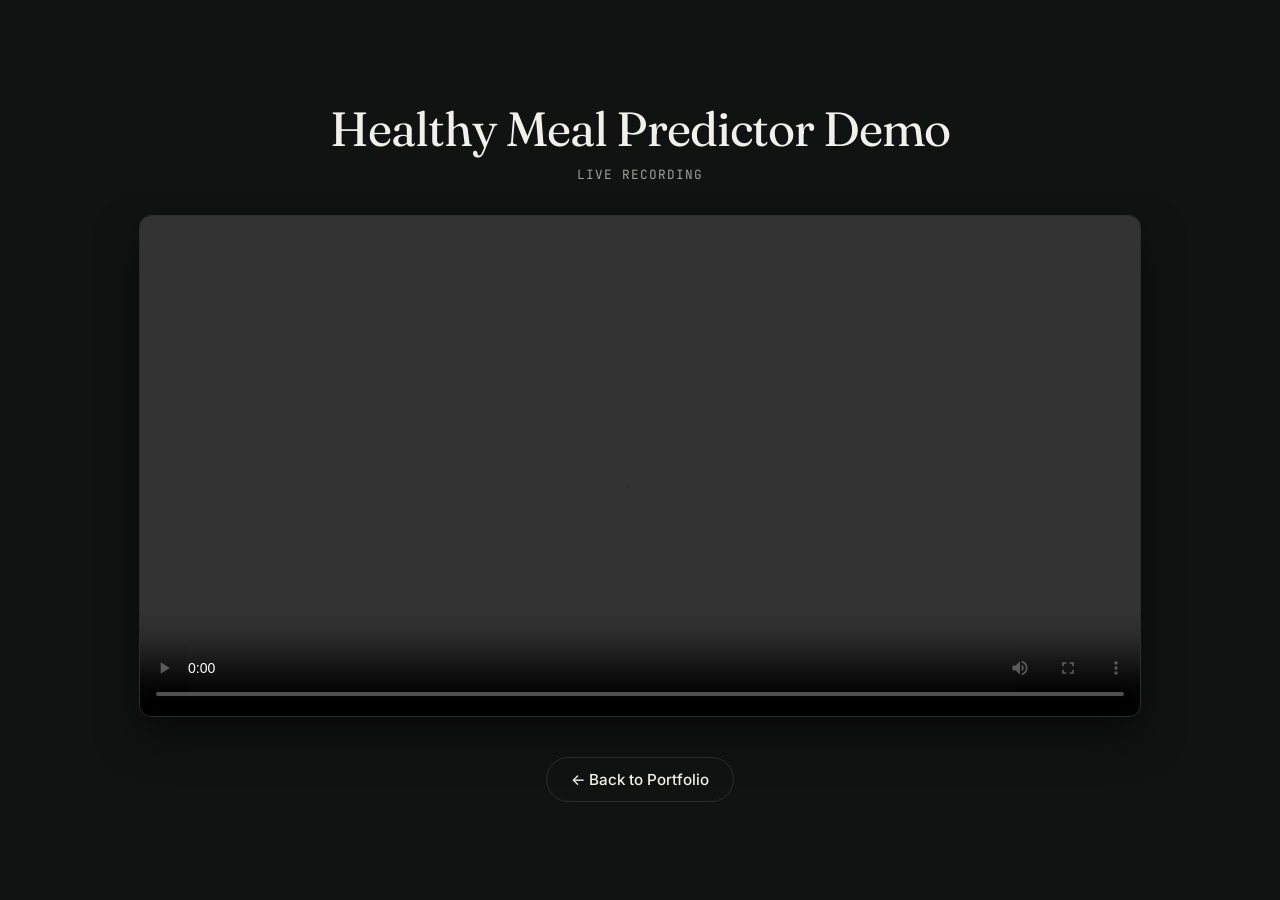
<file: demos/healthy_meal_predictor.html>
<!doctype html>
<html lang="en">
<head>
  <meta charset="utf-8">
  <meta name="viewport" content="width=device-width, initial-scale=1">
  <title>Healthy Meal Predictor · Live Demo</title>
  <link rel="preconnect" href="https://fonts.googleapis.com">
  <link rel="preconnect" href="https://fonts.gstatic.com" crossorigin>
  <link href="https://fonts.googleapis.com/css2?family=Fraunces:ital,opsz,wght@0,9..144,300..700;1,9..144,300..700&family=Inter:wght@400;500;600&family=JetBrains+Mono:wght@400;500&display=swap" rel="stylesheet">
  <style>
    :root {
      --bg: #111312;
      --ink: #f2f0ea;
      --muted: #9aa09b;
      --border: #2a2e2b;
      --primary: #7fcba0;
    }
    body {
      margin: 0;
      min-height: 100vh;
      background: var(--bg);
      color: var(--ink);
      font-family: "Inter", system-ui, sans-serif;
      display: flex;
      flex-direction: column;
      align-items: center;
      justify-content: center;
      padding: 40px 20px;
      box-sizing: border-box;
    }
    .header {
      text-align: center;
      margin-bottom: 32px;
    }
    h1 {
      font-family: "Fraunces", serif;
      font-weight: 400;
      font-size: clamp(2rem, 4vw, 3rem);
      margin: 0 0 8px;
      letter-spacing: -0.02em;
    }
    p {
      color: var(--muted);
      margin: 0;
      font-family: "JetBrains Mono", monospace;
      font-size: 0.8rem;
      text-transform: uppercase;
      letter-spacing: 0.08em;
    }
    video {
      width: 100%;
      max-width: 1000px;
      border-radius: 12px;
      box-shadow: 0 20px 40px rgba(0,0,0,0.5);
      border: 1px solid var(--border);
      background: #000;
    }
    .back-btn {
      margin-top: 40px;
      display: inline-flex;
      align-items: center;
      gap: 8px;
      padding: 12px 24px;
      background: transparent;
      color: var(--ink);
      text-decoration: none;
      border: 1.5px solid var(--border);
      border-radius: 999px;
      font-size: 0.95rem;
      font-weight: 500;
      transition: 0.2s ease;
    }
    .back-btn:hover {
      background: var(--ink);
      color: var(--bg);
    }
  </style>
</head>
<body>

  <div class="header">
    <h1>Healthy Meal Predictor Demo</h1>
    <p>Live Recording</p>
  </div>

  <!-- CHANGE "my-video.mp4" TO YOUR ACTUAL VIDEO FILE NAME -->
  <video controls autoplay>
    <source src="../videos/healthy_meal.mp4" type="video/mp4">
    Your browser does not support the video tag.
  </video>
  <a href="../index.html" class="back-btn">
    ← Back to Portfolio
  </a>

</body>
</html>
</file>
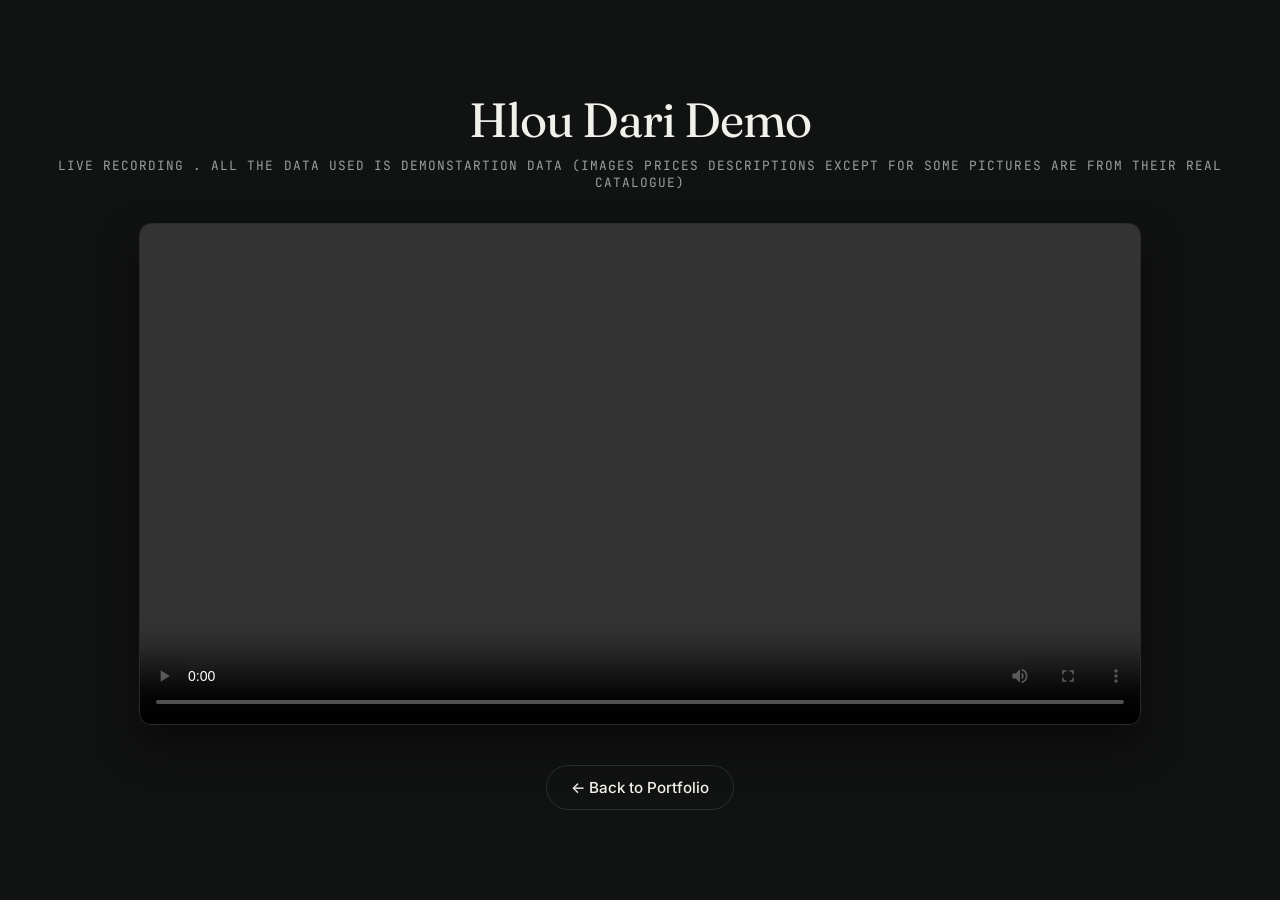
<file: demos/hloudari_demo.html>
<!doctype html>
<html lang="en">
  <head>
    <meta charset="utf-8" />
    <meta name="viewport" content="width=device-width, initial-scale=1" />
    <title>Hlou Dari · Live Demo</title>
    <link rel="preconnect" href="https://fonts.googleapis.com" />
    <link rel="preconnect" href="https://fonts.gstatic.com" crossorigin />
    <link
      href="https://fonts.googleapis.com/css2?family=Fraunces:ital,opsz,wght@0,9..144,300..700;1,9..144,300..700&family=Inter:wght@400;500;600&family=JetBrains+Mono:wght@400;500&display=swap"
      rel="stylesheet"
    />
    <style>
      :root {
        --bg: #111312;
        --ink: #f2f0ea;
        --muted: #9aa09b;
        --border: #2a2e2b;
        --primary: #7fcba0;
      }
      body {
        margin: 0;
        min-height: 100vh;
        background: var(--bg);
        color: var(--ink);
        font-family: "Inter", system-ui, sans-serif;
        display: flex;
        flex-direction: column;
        align-items: center;
        justify-content: center;
        padding: 40px 20px;
        box-sizing: border-box;
      }
      .header {
        text-align: center;
        margin-bottom: 32px;
      }
      h1 {
        font-family: "Fraunces", serif;
        font-weight: 400;
        font-size: clamp(2rem, 4vw, 3rem);
        margin: 0 0 8px;
        letter-spacing: -0.02em;
      }
      p {
        color: var(--muted);
        margin: 0;
        font-family: "JetBrains Mono", monospace;
        font-size: 0.8rem;
        text-transform: uppercase;
        letter-spacing: 0.08em;
      }
      video {
        width: 100%;
        max-width: 1000px;
        border-radius: 12px;
        box-shadow: 0 20px 40px rgba(0, 0, 0, 0.5);
        border: 1px solid var(--border);
        background: #000;
      }
      .back-btn {
        margin-top: 40px;
        display: inline-flex;
        align-items: center;
        gap: 8px;
        padding: 12px 24px;
        background: transparent;
        color: var(--ink);
        text-decoration: none;
        border: 1.5px solid var(--border);
        border-radius: 999px;
        font-size: 0.95rem;
        font-weight: 500;
        transition: 0.2s ease;
      }
      .back-btn:hover {
        background: var(--ink);
        color: var(--bg);
      }
    </style>
  </head>
  <body>
    <div class="header">
      <h1>Hlou Dari Demo</h1>
      <p>
        Live Recording . All the data used is Demonstartion data (images prices
        descriptions except for some pictures are from their real catalogue)
      </p>
    </div>

    <!-- CHANGE "my-video.mp4" TO YOUR ACTUAL VIDEO FILE NAME -->
    <video controls autoplay>
      <source src="../videos/HlouDari_demo.mp4" type="video/mp4" />
      Your browser does not support the video tag.
    </video>
    <a href="../index.html" class="back-btn"> ← Back to Portfolio </a>
  </body>
</html>
</file>
<file: style.css>
/* ---------- Tokens: "Lab Garden" ---------- */
:root {
  color-scheme: light;
  --bg: #f6f4ef;
  --surface: #ffffff;
  --ink: #141414;
  --muted: #5c5c5c;
  --border: #e2ded6;
  --primary: #2f6b4f;
  --primary-soft: #dce9e1;
  --accent: #c2452d;
  --accent-soft: #f3d9d2;
  --on-primary: #ffffff;
  --on-accent: #ffffff;
  --paper: #fbf8f1;
  --case-back: #e9e3d5;
  --shelf: #bfae8e;
  --shelf-edge: #a39272;
  --shadow-warm: rgba(120, 72, 30, 0.38);
  --hero-bg: url("images/port/portfolio_doodles_light.png");

  --font-display: "Fraunces", "Iowan Old Style", Georgia, serif;
  --font-body: "Inter", system-ui, -apple-system, "Segoe UI", sans-serif;
  --font-mono:
    "JetBrains Mono", "IBM Plex Mono", ui-monospace, Menlo, monospace;

  --ease: cubic-bezier(0.2, 0.7, 0.2, 1);
  --t: 200ms;
  --gutter: 16px;
  --u: 0.72px; /* bookcase unit, scaled up on wider screens */
  box-sizing: border-box;
  padding-top: env(safe-area-inset-top, 0px);
  padding-bottom: env(safe-area-inset-bottom, 0px);
}
@media (prefers-color-scheme: dark) {
  :root:not([data-theme="light"]) {
    color-scheme: dark;
    --bg: #111312;
    --surface: #1a1d1b;
    --ink: #f2f0ea;
    --muted: #9aa09b;
    --border: #2a2e2b;
    --primary: #7fcba0;
    --primary-soft: #1f3a2d;
    --accent: #e8775e;
    --accent-soft: #3b221c;
    --on-primary: #0e1210;
    --on-accent: #111312;
    --paper: #1f2321;
    --case-back: #181b19;
    --shelf: #3a3e36;
    --shelf-edge: #2a2d27;
    --shadow-warm: rgba(232, 150, 90, 0.28);
    --hero-bg: url("images/port/portfolio_doodles_dark.png");
  }
}
:root[data-theme="dark"] {
  color-scheme: dark;
  --bg: #111312;
  --surface: #1a1d1b;
  --ink: #f2f0ea;
  --muted: #9aa09b;
  --border: #2a2e2b;
  --primary: #7fcba0;
  --primary-soft: #1f3a2d;
  --accent: #e8775e;
  --accent-soft: #3b221c;
  --on-primary: #0e1210;
  --on-accent: #111312;
  --paper: #1f2321;
  --case-back: #181b19;
  --shelf: #3a3e36;
  --shelf-edge: #2a2d27;
  --shadow-warm: rgba(232, 150, 90, 0.28);
  --hero-bg: url("portfolio_doodles_dark.png");
}

/* ---------- Base ---------- */
*,
*::before,
*::after {
  box-sizing: border-box;
}
html {
  scroll-behavior: smooth;
  scroll-padding-top: calc(env(safe-area-inset-top, 0px) + 96px);
  height: 100%;
}
body {
  margin: 0;
  min-height: 100%;
  background: var(--bg);
  color: var(--ink);
  font-family: var(--font-body);
  font-size: 1.0625rem;
  line-height: 1.65;
  -webkit-font-smoothing: antialiased;
  text-rendering: optimizeLegibility;
}
html.theme-anim *,
html.theme-anim *::before,
html.theme-anim *::after {
  transition:
    background-color var(--t) ease-out,
    color var(--t) ease-out,
    border-color var(--t) ease-out,
    fill var(--t) ease-out,
    stroke var(--t) ease-out !important;
}
h1,
h2,
h3 {
  font-family: var(--font-display);
  font-weight: 500;
  line-height: 1.1;
  margin: 0;
  letter-spacing: -0.01em;
}
p {
  margin: 0 0 1em;
  max-width: 62ch;
}
a {
  color: var(--primary);
  text-underline-offset: 3px;
  text-decoration-thickness: 1px;
  transition: color var(--t) ease-out;
}
a:hover {
  text-decoration-thickness: 2px;
}
img,
svg {
  max-width: 100%;
}
:focus-visible {
  outline: 2px solid var(--primary);
  outline-offset: 3px;
  border-radius: 4px;
}
.mono {
  font-family: var(--font-mono);
  text-transform: uppercase;
  letter-spacing: 0.08em;
  font-size: 0.72rem;
}
.sr-only {
  position: absolute;
  width: 1px;
  height: 1px;
  overflow: hidden;
  clip: rect(0 0 0 0);
  white-space: nowrap;
}
.skip {
  position: absolute;
  left: 12px;
  top: -60px;
  background: var(--ink);
  color: var(--bg);
  padding: 8px 14px;
  border-radius: 8px;
  z-index: 100;
}
.skip:focus {
  top: 12px;
}

.grid {
  display: grid;
  grid-template-columns: repeat(4, minmax(0, 1fr));
  column-gap: var(--gutter);
  max-width: 1180px;
  margin: 0 auto;
  padding: 0 20px;
}
@media (min-width: 900px) {
  .grid {
    grid-template-columns: repeat(12, minmax(0, 1fr));
    column-gap: 24px;
    padding: 0 32px;
  }
  :root {
    --u: 1px;
    --gutter: 24px;
  }
}
section {
  padding: 88px 0;
}
@media (max-width: 899px) {
  section {
    padding: 64px 0;
  }
}

/* ---------- Buttons ---------- */
.btn {
  display: inline-flex;
  align-items: center;
  gap: 8px;
  font: 500 0.95rem/1 var(--font-body);
  padding: 14px 22px;
  border-radius: 999px;
  border: 1.5px solid transparent;
  text-decoration: none;
  cursor: pointer;
  transition:
    transform var(--t) ease-out,
    background-color var(--t) ease-out,
    color var(--t) ease-out,
    border-color var(--t) ease-out,
    box-shadow var(--t) ease-out;
}
.btn:hover {
  transform: translateY(-2px);
  text-decoration: none;
}
.btn-primary {
  background: var(--primary);
  color: var(--on-primary);
}
.btn-primary:hover {
  box-shadow: 0 8px 16px -8px var(--primary);
}
.btn-accent {
  background: var(--accent);
  color: var(--on-accent);
}
.btn-accent:hover {
  box-shadow: 0 8px 16px -8px var(--accent);
}
.btn-ghost {
  background: transparent;
  color: var(--ink);
  border-color: var(--ink);
}
.btn-ghost:hover {
  background: var(--ink);
  color: var(--bg);
}
.btn-sm {
  padding: 10px 18px;
  font-size: 0.88rem;
}

/* ---------- Header ---------- */
.site-header {
  position: sticky;
  top: env(safe-area-inset-top, 0px);
  z-index: 50;
  background: color-mix(in srgb, var(--bg) 88%, transparent);
  backdrop-filter: blur(10px);
  -webkit-backdrop-filter: blur(10px);
  border-bottom: 1px solid var(--border);
}
.site-header .bar {
  max-width: 1180px;
  margin: 0 auto;
  padding: 12px 20px;
  display: flex;
  flex-wrap: wrap;
  align-items: center;
  gap: 8px 20px;
}
.logo {
  font-family: var(--font-display);
  font-size: 1.45rem;
  font-weight: 600;
  color: var(--ink);
  text-decoration: none;
  letter-spacing: -0.02em;
  margin-right: auto;
  display: inline-flex;
  align-items: center;
  gap: 8px;
}
.logo svg {
  width: 22px;
  height: 22px;
}
.nav {
  display: flex;
  gap: 4px;
  order: 3;
  width: 100%;
  overflow-x: auto;
}
.nav a {
  color: var(--ink);
  text-decoration: none;
  font-size: 0.92rem;
  padding: 6px 12px;
  border-radius: 999px;
  transition: background-color var(--t) ease-out;
  white-space: nowrap;
}
.nav a:hover {
  background: var(--primary-soft);
}
.theme-toggle {
  width: 40px;
  height: 40px;
  border-radius: 50%;
  border: 1.5px solid var(--border);
  background: var(--surface);
  color: var(--ink);
  display: grid;
  place-items: center;
  cursor: pointer;
  transition:
    border-color var(--t) ease-out,
    transform var(--t) ease-out;
}
.theme-toggle:hover {
  border-color: var(--ink);
  transform: rotate(-12deg);
}
.theme-toggle svg {
  width: 18px;
  height: 18px;
}
.theme-toggle .moon {
  display: none;
}
:root[data-theme="dark"] .theme-toggle .sun {
  display: none;
}
:root[data-theme="dark"] .theme-toggle .moon {
  display: block;
}
@media (prefers-color-scheme: dark) {
  :root:not([data-theme="light"]) .theme-toggle .sun {
    display: none;
  }
  :root:not([data-theme="light"]) .theme-toggle .moon {
    display: block;
  }
}
@media (min-width: 760px) {
  .site-header .bar {
    padding: 14px 32px;
    flex-wrap: nowrap;
  }
  .nav {
    order: 0;
    width: auto;
    overflow: visible;
  }
}
/* ---------- Hero ---------- */
.hero {
  padding-top: 72px;
  padding-bottom: 72px;
  background-image: var(--hero-bg);
  background-size: cover;
  background-position: center;
  background-repeat: no-repeat;
}

.hero .grid {
  align-items: center;
}

.hero-text {
  grid-column: 1 / -1;
  min-width: 0;
}

.hero h1 {
  font-size: clamp(2.1rem, 5vw, 3.8rem);
  font-weight: 400;
  line-height: 1.1;
  letter-spacing: -0.02em;
  font-variation-settings: "opsz" 144;
  max-width: 22ch;
}

.hero .lead {
  display: block;
  font-size: 0.45em;
  line-height: 1.3;
  color: var(--muted);
  font-style: italic;
  letter-spacing: -0.01em;
  margin-bottom: 0.7em;
  font-weight: 300;
}

.hero .hl {
  position: relative;
  display: inline-block;
  font-weight: 600;
  padding-bottom: 0.12em;
}

.hero .hl svg {
  position: absolute;
  left: -1%;
  bottom: -0.12em;
  width: 102%;
  height: 0.3em;
  overflow: visible;
}

.hero .hl path {
  fill: none;
  stroke: var(--accent);
  stroke-width: 5;
  stroke-linecap: round;
  stroke-dasharray: 520;
  stroke-dashoffset: 520;
  animation: draw 900ms ease-out 300ms forwards;
}

@keyframes draw {
  to {
    stroke-dashoffset: 0;
  }
}

.hero-copy {
  margin-top: 28px;
  display: flex;
  flex-wrap: wrap;
  align-items: center;
  gap: 14px 22px;
}

.hero-copy .links {
  font-size: 0.95rem;
}

.hero-photo {
  grid-column: 1 / -1;
  margin-top: 40px;
}

.hero-photo img {
  display: block;
  width: 100%;
  height: auto;
  border-radius: 16px;
  object-fit: cover;
}

@media (min-width: 900px) {
  .hero-text {
    grid-column: 1 / span 7;
    align-self: center;
  }
  .hero-photo {
    grid-column: 10 / span 3;
    margin-top: 0;
    align-self: center;
  }
  .hero-photo img {
    aspect-ratio: 4 / 5;
    max-height: 560px;
    object-fit: cover;
    object-position: center 20%;
  }
}

/* ---------- About ---------- */
#about .col-text {
  grid-column: 1 / -1;
}
#about .col-now {
  grid-column: 1 / -1;
  margin-top: 28px;
}
#about h2,
.section-title {
  font-size: clamp(1.9rem, 4vw, 3rem);
  margin-bottom: 28px;
}
#about p {
  font-size: 1.12rem;
}
.now {
  width: 100%;
  text-align: left;
  cursor: pointer;
  font: inherit;
  color: inherit;
  background: var(--surface);
  border: 1.5px solid var(--border);
  border-radius: 18px 18px 18px 4px;
  padding: 20px 22px;
  position: relative;
  transition:
    border-color var(--t) ease-out,
    transform var(--t) ease-out;
}
.now:hover {
  border-color: var(--primary);
  transform: translateY(-3px) rotate(0.4deg);
}
.now-head {
  display: flex;
  align-items: center;
  gap: 10px;
  color: var(--muted);
}
.dot {
  width: 9px;
  height: 9px;
  border-radius: 50%;
  background: var(--primary);
  box-shadow: 0 0 0 0 var(--primary);
  animation: pulse 2.4s ease-out infinite;
}
@keyframes pulse {
  0% {
    box-shadow: 0 0 0 0 color-mix(in srgb, var(--primary) 55%, transparent);
  }
  70%,
  100% {
    box-shadow: 0 0 0 10px transparent;
  }
}
.now-kind {
  margin-left: auto;
  color: var(--primary);
}
.now-body {
  font-family: var(--font-display);
  font-size: 1.35rem;
  line-height: 1.25;
  margin-top: 12px;
  min-height: 3.4em;
}
.now-hint {
  font-size: 0.82rem;
  color: var(--muted);
  margin-top: 8px;
  display: block;
}
@media (min-width: 900px) {
  #about .col-text {
    grid-column: 1 / span 7;
  }
  #about .col-now {
    grid-column: 9 / span 4;
    margin-top: 56px;
  }
}

/* ---------- Index (catalog cards) ---------- */
#index {
  background: color-mix(in srgb, var(--primary-soft) 45%, var(--bg));
  border-block: 1px solid var(--border);
}
#index .head {
  grid-column: 1 / -1;
}
#index .head p {
  color: var(--muted);
}
.card {
  grid-column: 1 / -1;
  position: relative;
  background: var(--surface);
  border: 1.5px solid var(--border);
  border-radius: 14px;
  padding: 36px 24px 12px;
  margin-top: 32px;
  background-image: repeating-linear-gradient(
    transparent 0 35px,
    color-mix(in srgb, var(--border) 70%, transparent) 35px 36px
  );
  background-position: 0 24px;
}
.card .tab {
  position: absolute;
  top: -15px;
  left: 20px;
  background: var(--primary);
  color: var(--on-primary);
  padding: 6px 14px;
  border-radius: 8px 8px 0 0;
}
.card.alt .tab {
  background: var(--ink);
  color: var(--bg);
}
.card .punch {
  position: absolute;
  top: 12px;
  right: 16px;
  width: 12px;
  height: 12px;
  border-radius: 50%;
  background: var(--bg);
  border: 1.5px solid var(--border);
}
.card dl {
  margin: 0;
  display: grid;
  grid-template-columns: minmax(84px, 120px) 1fr;
}
.card dt,
.card dd {
  margin: 0;
  padding: 7px 0;
  min-height: 36px;
}
.card dt {
  color: var(--muted);
  padding-top: 11px;
}
.card dd {
  font-size: 0.98rem;
  line-height: 1.5;
}
.card dd .pill {
  display: inline-block;
  background: var(--primary-soft);
  color: var(--ink);
  border-radius: 999px;
  padding: 1px 10px;
  margin: 2px 4px 2px 0;
  font-size: 0.86rem;
}
.card dd .hot {
  background: var(--accent-soft);
}
@media (min-width: 900px) {
  .card {
    grid-column: span 6;
  }
  .card:nth-of-type(2) {
    transform: rotate(0.4deg);
  }
  .card:nth-of-type(3) {
    transform: rotate(-0.3deg);
  }
}

/* ---------- Bookcase ---------- */
#bookcase .head {
  grid-column: 1 / -1;
  display: flex;
  flex-wrap: wrap;
  align-items: flex-end;
  gap: 12px 32px;
  margin-bottom: 36px;
}
#bookcase .head p {
  color: var(--muted);
  margin: 0;
  flex: 1 1 280px;
}
.hint-arrow {
  color: var(--ink);
  display: none;
}
@media (min-width: 900px) {
  .hint-arrow {
    display: block;
  }
}
.case-wrap {
  grid-column: 1 / -1;
}
.case {
  position: relative;
  background: var(--case-back);
  border: 2px solid var(--shelf-edge);
  border-bottom: 0;
  border-radius: 14px 14px 0 0;
  padding: 44px clamp(14px, 4vw, 48px) 0;
  box-shadow:
    inset 0 14px 24px -12px rgba(0, 0, 0, 0.28),
    inset 14px 0 18px -14px rgba(0, 0, 0, 0.2),
    inset -14px 0 18px -14px rgba(0, 0, 0, 0.2);
  overflow: hidden;
}
.case .label {
  position: absolute;
  top: 14px;
  left: 50%;
  transform: translateX(-50%);
  background: var(--surface);
  border: 1px solid var(--border);
  border-radius: 4px;
  padding: 3px 12px;
  color: var(--muted);
  white-space: nowrap;
}
.shelf-row {
  display: flex;
  align-items: flex-end;
  justify-content: center;
  gap: calc(4 * var(--u));
  min-height: calc(340 * var(--u));
  padding-top: 28px;
  padding-bottom: 0;
}
.shelf-board {
  height: 22px;
  margin: 0 calc(-1 * clamp(14px, 4vw, 48px));
  background: linear-gradient(var(--shelf), var(--shelf-edge));
  border-top: 2px solid color-mix(in srgb, #fff 25%, var(--shelf));
  box-shadow: 0 10px 18px -8px rgba(0, 0, 0, 0.35);
  border-radius: 0;
}
.case-foot {
  height: 14px;
  margin: 0;
  background: var(--shelf-edge);
  border-radius: 0 0 8px 8px;
  box-shadow: 0 6px 12px -6px rgba(0, 0, 0, 0.4);
}

.spine {
  --book: var(--primary);
  --book-ink: #fff;
  position: relative;
  flex: 0 0 auto;
  width: calc(var(--w) * var(--u));
  height: calc(var(--h) * var(--u));
  background: var(--book);
  color: var(--book-ink);
  border: 0;
  padding: calc(12 * var(--u)) 0;
  border-radius: 3px 3px 1px 1px;
  cursor: pointer;
  display: flex;
  flex-direction: column;
  align-items: center;
  justify-content: space-between;
  box-shadow:
    inset -4px 0 0 rgba(0, 0, 0, 0.16),
    inset 3px 0 0 rgba(255, 255, 255, 0.13),
    0 2px 3px rgba(0, 0, 0, 0.25);
  transition:
    transform var(--t) ease-out,
    box-shadow var(--t) ease-out;
  font: inherit;
}
.spine::before,
.spine::after {
  content: "";
  position: absolute;
  left: 0;
  right: 0;
  height: 2px;
  background: currentColor;
  opacity: 0.35;
}
.spine::before {
  top: calc(46 * var(--u));
}
.spine::after {
  bottom: calc(46 * var(--u));
}
.spine:hover,
.spine:focus-visible {
  transform: translateY(-10px);
  box-shadow:
    inset -4px 0 0 rgba(0, 0, 0, 0.16),
    inset 3px 0 0 rgba(255, 255, 255, 0.13),
    0 18px 20px -8px var(--shadow-warm),
    0 4px 6px rgba(0, 0, 0, 0.2);
}
.spine:focus-visible {
  outline: 2px solid var(--primary);
  outline-offset: 4px;
}
.spine .tag {
  font-family: var(--font-mono);
  font-size: max(0.55rem, calc(10 * var(--u)));
  letter-spacing: 0.06em;
  text-transform: uppercase;
  opacity: 0.9;
}
.spine .title {
  writing-mode: vertical-rl;
  transform: rotate(180deg);
  font-family: var(--font-display);
  font-weight: 500;
  font-size: max(0.85rem, calc(19 * var(--u)));
  letter-spacing: 0.01em;
  white-space: nowrap;
}
.spine .mark {
  width: calc(14 * var(--u));
  height: calc(14 * var(--u));
  min-width: 9px;
  min-height: 9px;
  border: 1.5px solid currentColor;
  border-radius: 50%;
  opacity: 0.8;
}
.spine.mono-title .title {
  font-family: var(--font-mono);
  text-transform: uppercase;
  letter-spacing: 0.12em;
  font-size: max(0.7rem, calc(14 * var(--u)));
}

.bookend {
  flex: 0 0 auto;
  width: calc(10 * var(--u));
  height: calc(120 * var(--u));
  background: var(--ink);
  border-radius: 3px 3px 0 0;
  margin-left: calc(10 * var(--u));
  opacity: 0.85;
}

/* ---------- Book modal ---------- */
.overlay {
  position: fixed;
  inset: 0;
  z-index: 80;
  display: none;
  align-items: center;
  justify-content: center;
  padding: calc(16px + env(safe-area-inset-top, 0px)) 16px
    calc(16px + env(safe-area-inset-bottom, 0px));
  background: color-mix(in srgb, #0b0d0c 62%, transparent);
  opacity: 0;
  transition: opacity 200ms ease-out;
  perspective: 1800px;
}
.overlay.on {
  display: flex;
}
.overlay.show {
  opacity: 1;
}
.book {
  --book: var(--primary);
  position: relative;
  width: min(1040px, 100%);
  max-height: 100%;
  overflow: auto;
  display: grid;
  grid-template-columns: minmax(0, 1fr);
  background: var(--paper);
  border-radius: 10px;
  border: 2px solid var(--book);
  box-shadow:
    0 0 0 6px color-mix(in srgb, var(--book) 80%, #000),
    0 30px 60px -20px rgba(0, 0, 0, 0.6);
  transform: scale(0.94) translateY(12px);
  transition: transform 250ms ease-out;
}
.overlay.show .book {
  transform: none;
}
.page {
  padding: 28px 24px;
  position: relative;
  min-width: 0;
}
.page-left {
  border-bottom: 1px solid var(--border);
}
.page-right {
  transform-origin: left center;
  transform: rotateY(-70deg);
  opacity: 0;
  transition:
    transform 250ms ease-out 40ms,
    opacity 200ms ease-out 40ms;
  backface-visibility: hidden;
}
.overlay.show .page-right {
  transform: none;
  opacity: 1;
}
@media (min-width: 860px) {
  .book {
    grid-template-columns: minmax(0, 1fr) minmax(0, 1.08fr);
    /* Removed max-height so it grows naturally with your text */
  }
  .page {
    padding: 40px 36px;
    /* Removed overflow: auto so no scrollbars appear */
  }
  .page-left {
    border-bottom: 0;
    background: linear-gradient(to right, transparent 90%, rgba(0, 0, 0, 0.09));
  }
  .page-right {
    background:
      linear-gradient(to left, transparent 90%, rgba(0, 0, 0, 0)),
      linear-gradient(to right, rgba(0, 0, 0, 0.1), transparent 28px);
  }
}
.frame {
  border: 1px solid var(--ink);
  padding: 10px;
  background: var(--surface);
  display: flex;           /* Added to center the image */
  align-items: center;     /* Added to center the image */
  justify-content: center;
}
.frame .art {
  aspect-ratio: 16/10;
  width: 100%;
  background: var(--bg);
  color: var(--ink);
  display: flex;
  align-items: center;
  justify-content: center;
}
.frame .art svg {
  width: 100%;
  height: 100%;
  display: block;
}
.frame .art img {
  width: 100%;
  height: 100%;
  object-fit: contain; /* 'contain' ensures dashboards/code aren't cut off */
  display: block;
  border-radius: 4px;
}
.caption {
  margin-top: 16px;
  display: grid;
  grid-template-columns: auto 1fr;
  gap: 4px 14px;
  color: var(--muted);
  align-items: baseline;
}
.caption .fig {
  color: var(--accent);
}
.caption em {
  font-family: var(--font-display);
  font-size: 1.1rem;
  color: var(--ink);
}
.caption small {
  grid-column: 2;
  font-size: 0.82rem;
}
.close {
  position: absolute;
  top: 12px;
  right: 12px;
  width: 38px;
  height: 38px;
  border-radius: 50%;
  border: 1.5px solid var(--border);
  background: var(--surface);
  color: var(--ink);
  font-size: 1rem;
  cursor: pointer;
  display: grid;
  place-items: center;
  z-index: 3;
  transition:
    background-color var(--t) ease-out,
    color var(--t) ease-out,
    transform var(--t) ease-out;
}
.close:hover {
  background: var(--ink);
  color: var(--bg);
  transform: rotate(90deg);
}
.meta {
  margin: 0 0 22px;
  padding: 0 0 16px;
  border-bottom: 1px dashed var(--muted);
  display: grid;
  grid-template-columns: auto 1fr;
  gap: 4px 16px;
  padding-right: 40px;
}
.meta dt {
  color: var(--muted);
}
.meta dd {
  margin: 0;
  font-family: var(--font-mono);
  font-size: 0.78rem;
  letter-spacing: 0.04em;
}
.page-right h3 {
  font-size: clamp(1.7rem, 3vw, 2.3rem);
  margin-bottom: 12px;
}
.steps {
  list-style: none;
  margin: 22px 0 26px;
  padding: 0 0 0 22px;
  border-left: 2px solid var(--book);
}
.steps li {
  position: relative;
  padding: 0 0 14px 0;
}
.steps li::before {
  content: "";
  position: absolute;
  left: -29px;
  top: 0.5em;
  width: 12px;
  height: 12px;
  border-radius: 50%;
  background: var(--paper);
  border: 2px solid var(--book);
}
.steps b {
  display: block;
  font-family: var(--font-mono);
  font-size: 0.72rem;
  letter-spacing: 0.08em;
  text-transform: uppercase;
  color: var(--muted);
  font-weight: 500;
}
.steps span {
  font-size: 0.96rem;
  line-height: 1.5;
  display: block;
}
.actions {
  display: flex;
  flex-wrap: wrap;
  gap: 12px;
}

/* ---------- Contact & Footer ---------- */
#contact {
  background: var(--ink);
  color: var(--bg);
}
#contact .wrap {
  grid-column: 1 / -1;
}
#contact h2 {
  font-size: clamp(2rem, 5.5vw, 4rem);
  font-weight: 400;
  max-width: 18ch;
  margin-bottom: 28px;
}
#contact p {
  color: color-mix(in srgb, var(--bg) 72%, transparent);
}
#contact a:not(.btn) {
  color: var(--bg);
}
.socials {
  display: flex;
  flex-wrap: wrap;
  gap: 12px;
  margin-top: 32px;
}
.socials a {
  border: 1.5px solid color-mix(in srgb, var(--bg) 40%, transparent);
  border-radius: 999px;
  padding: 10px 18px;
  text-decoration: none;
  font-size: 0.92rem;
  transition:
    background-color var(--t) ease-out,
    color var(--t) ease-out;
}
.socials a:hover {
  background: var(--bg);
  color: var(--ink);
}
#contact .btn-ghost {
  color: var(--bg);
  border-color: var(--bg);
}
#contact .btn-ghost:hover {
  background: var(--bg);
  color: var(--ink);
}
#contact :focus-visible {
  outline-color: var(--bg);
}
.cta-row {
  display: flex;
  flex-wrap: wrap;
  gap: 14px;
}
footer {
  padding: 24px 0 28px;
  border-top: 1px solid var(--border);
  color: var(--muted);
}
footer .grid > div {
  grid-column: 1 / -1;
  display: flex;
  flex-wrap: wrap;
  gap: 6px 28px;
  justify-content: space-between;
}

@media (prefers-reduced-motion: reduce) {
  *,
  *::before,
  *::after {
    animation: none !important;
    transition: none !important;
    scroll-behavior: auto !important;
  }
  .hero .hl path {
    stroke-dashoffset: 0;
  }
}
</file>
